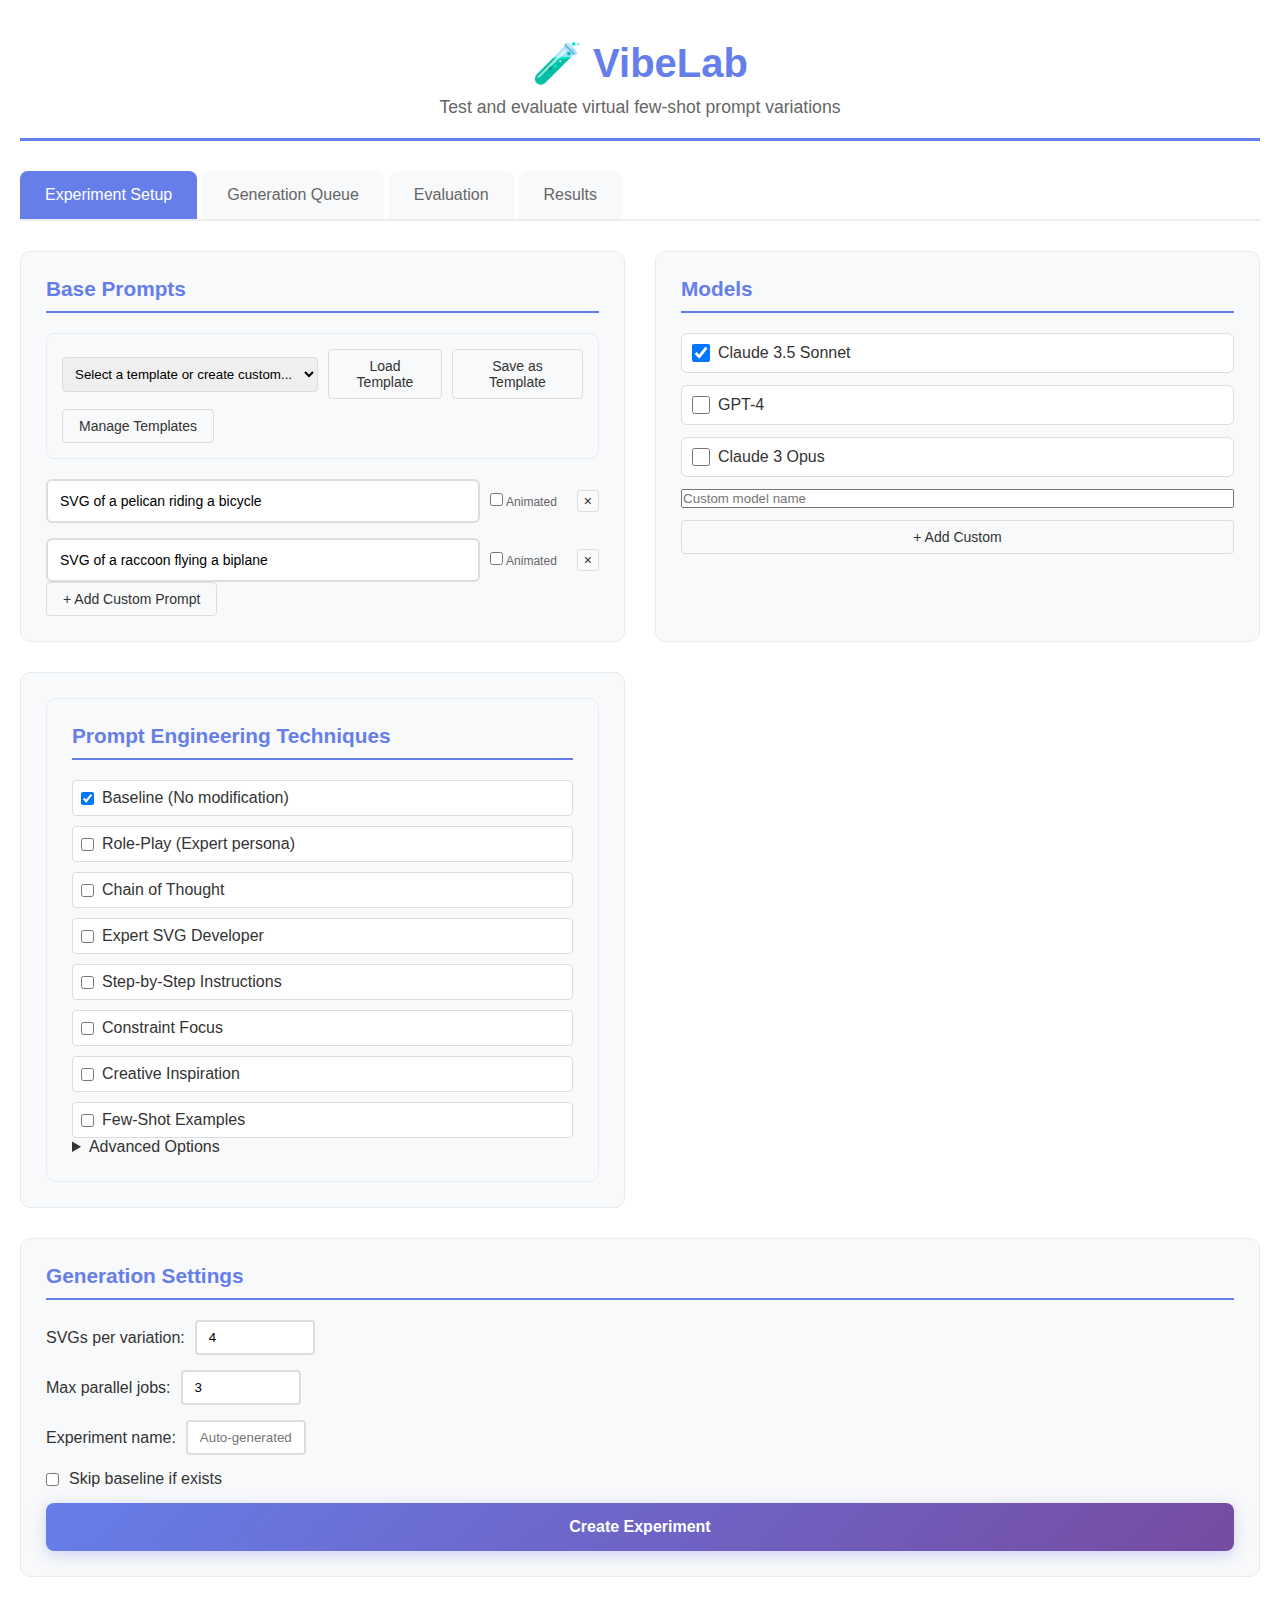
<file: index.html>
<!DOCTYPE html>
<html lang="en">
<head>
    <meta charset="UTF-8">
    <meta name="viewport" content="width=device-width, initial-scale=1.0">
    <title>VibeLab - Prompt Variation Testing</title>
    <link rel="stylesheet" href="style.css">
</head>
<body>
    <div class="container">
        <header>
            <h1>🧪 VibeLab</h1>
            <p>Test and evaluate virtual few-shot prompt variations</p>
        </header>

        <nav class="tab-nav">
            <button class="tab-btn active" data-tab="setup">Experiment Setup</button>
            <button class="tab-btn" data-tab="queue">Generation Queue</button>
            <button class="tab-btn" data-tab="evaluate">Evaluation</button>
            <button class="tab-btn" data-tab="results">Results</button>
        </nav>

        <!-- Experiment Setup Tab -->
        <section id="setup-tab" class="tab-content active">
            <div class="setup-grid">
                                <div class="setup-section">
                    <h3>Base Prompts</h3>
                    
                    <!-- Template Management -->
                    <div class="template-management">
                        <div class="template-selector-row">
                            <select id="template-selector">
                                <option value="">Select a template or create custom...</option>
                            </select>
                            <button id="load-template">Load Template</button>
                            <button id="save-as-template">Save as Template</button>
                        </div>
                        <div class="template-actions">
                            <button id="manage-templates">Manage Templates</button>
                        </div>
                    </div>
                    
                    <!-- Dynamic Prompts -->
                    <div class="prompt-inputs" id="dynamic-prompts">
                        <!-- Will be populated dynamically -->
                    </div>
                    <button id="add-prompt">+ Add Custom Prompt</button>
                </div>
                <div class="setup-section">
                    <h3>Models</h3>
                    <div class="model-selection">
                        <label><input type="checkbox" value="anthropic/claude-3-5-sonnet-20241022" checked> Claude 3.5 Sonnet</label>
                        <label><input type="checkbox" value="gpt-4"> GPT-4</label>
                        <label><input type="checkbox" value="claude-3-opus-20240229"> Claude 3 Opus</label>
                        <input type="text" id="custom-model" placeholder="Custom model name">
                        <button id="add-model">+ Add Custom</button>
                    </div>
                </div>

                <div class="setup-section">
                                    <div class="setup-section">
                    <h3>Prompt Engineering Techniques</h3>
                    <div id="variation-types" class="variation-config">
                        <label><input type="checkbox" value="base" data-name="Baseline" checked> Baseline (No modification)</label>
                        <label><input type="checkbox" value="role_play" data-name="Role-Play"> Role-Play (Expert persona)</label>
                        <label><input type="checkbox" value="chain_of_thought" data-name="Chain of Thought"> Chain of Thought</label>
                        <label><input type="checkbox" value="expert_persona" data-name="Expert Persona"> Expert SVG Developer</label>
                        <label><input type="checkbox" value="step_by_step" data-name="Step-by-Step"> Step-by-Step Instructions</label>
                        <label><input type="checkbox" value="constraint_focus" data-name="Constraint Focus"> Constraint Focus</label>
                        <label><input type="checkbox" value="creative_inspiration" data-name="Creative"> Creative Inspiration</label>
                        <label><input type="checkbox" value="few_shot" data-name="Few-Shot"> Few-Shot Examples</label>
                    </div>
                    <details>
                        <summary>Advanced Options</summary>
                        <div class="advanced-variations">
                            <label>SVGs per variation: <input type="number" id="svgs-per-var" value="4" min="1" max="20"></label>
                            <label><input type="checkbox" id="skip-baseline"> Skip baseline (use variations only)</label>
                        </div>
                    </details>
                </div>

                    </div>
                </div>

                <div class="setup-section">
                    <h3>Generation Settings</h3>
                    <div class="gen-settings">
                        <label>SVGs per variation: <input type="number" id="svgs-per-var" value="4" min="1" max="10"></label>
                        <label>Max parallel jobs: <input type="number" id="max-parallel" value="3" min="1" max="10"></label>
                        <label>Experiment name: <input type="text" id="experiment-name" placeholder="Auto-generated if empty"></label>
                        <label><input type="checkbox" id="skip-baseline"> Skip baseline if exists</label>
                        <button id="start-experiment" class="primary-btn">Create Experiment</button>
                    </div>
                </div>
            </div>
        </section>

        <!-- Generation Queue Tab -->
        <section id="queue-tab" class="tab-content">
            <div class="queue-controls">
                <button id="start-queue" class="primary-btn" disabled>Start Generation</button>
                <button id="pause-queue" disabled>Pause</button>
                <button id="clear-queue" disabled>Clear Queue</button>
                <span id="queue-status">No experiment loaded</span>
            </div>

            <div class="queue-list" id="queue-list">
                <!-- Queue items will be populated here -->
            </div>
        </section>

        <!-- Evaluation Tab -->
        <section id="evaluate-tab" class="tab-content">
            <div class="eval-controls">
                <select id="eval-prompt-filter">
                    <option value="all">All Prompts</option>
                </select>
                <select id="eval-view-mode">
                    <option value="per-prompt">Per Prompt Ranking</option>
                    <option value="global">Global Comparison</option>
                </select>
                <button id="reset-rankings">Reset Rankings</button>
                <select id="analysis-mode">
                    <option value="simple">Simple Average Ranking</option>
                    <option value="statistical">Statistical Analysis</option>
                </select>
                <label><input type="checkbox" id="hide-details" checked> Hide details (images only)</label>
            </div>

            <div class="ranking-area">
                <div id="ranking-instructions" class="instructions">
                    Drag and drop SVGs to rank them from best (top) to worst (bottom)
                </div>
                <div id="statistics-panel" class="statistics-panel" style="display: none;">
                    <!-- Statistics will be displayed here -->
                </div>
                <div id="svg-grid" class="svg-ranking-grid">
                    <!-- SVGs will be populated here for ranking -->
                </div>
            </div>
        </section>

        <!-- Results Tab -->
        <section id="results-tab" class="tab-content">
            <div class="results-controls">
                <button id="export-results">Export to JSONL</button>
                <button id="save-experiment">Save Experiment</button>
                <button id="load-experiment">Load Experiment</button>
            </div>

            <div class="results-summary">
                <h3>Experiment Summary</h3>
                <div id="summary-stats"></div>
            </div>

            <div class="results-table">
                <table id="results-table">
                    <thead>
                        <tr>
                            <th>Rank</th>
                            <th>Prompt</th>
                            <th>Variation Type</th>
                            <th>Model</th>
                            <th>Generated</th>
                            <th>Quality Score</th>
                        </tr>
                    </thead>
                    <tbody>
                        <!-- Results will be populated here -->
                    </tbody>
                </table>
            </div>

            <div class="experiment-overview">
                <h3>Experiment Timeline</h3>
                <div id="experiment-grid">
                    <!-- Timeline will be populated here -->
                </div>
            </div>
        </section>
    </div>

    <script src="app.js"></script>

    <!-- Template Management Modal -->
    <div id="template-modal" class="modal" style="display: none;">
        <div class="modal-content">
            <span class="close">&times;</span>
            <h3>Manage Templates</h3>
            <div id="template-list">
                <!-- Will be populated dynamically -->
            </div>
            <div class="template-form">
                <h4>Create New Template</h4>
                <input type="text" id="new-template-name" placeholder="Template name">
                <textarea id="new-template-prompt" placeholder="Prompt text"></textarea>
                <input type="text" id="new-template-tags" placeholder="Tags (comma-separated)">
                <label>
                    <input type="checkbox" id="new-template-animated"> Animated
                </label>
                <button id="create-template">Create Template</button>
            </div>
        </div>
    </div>

</body>
</html>
</file>
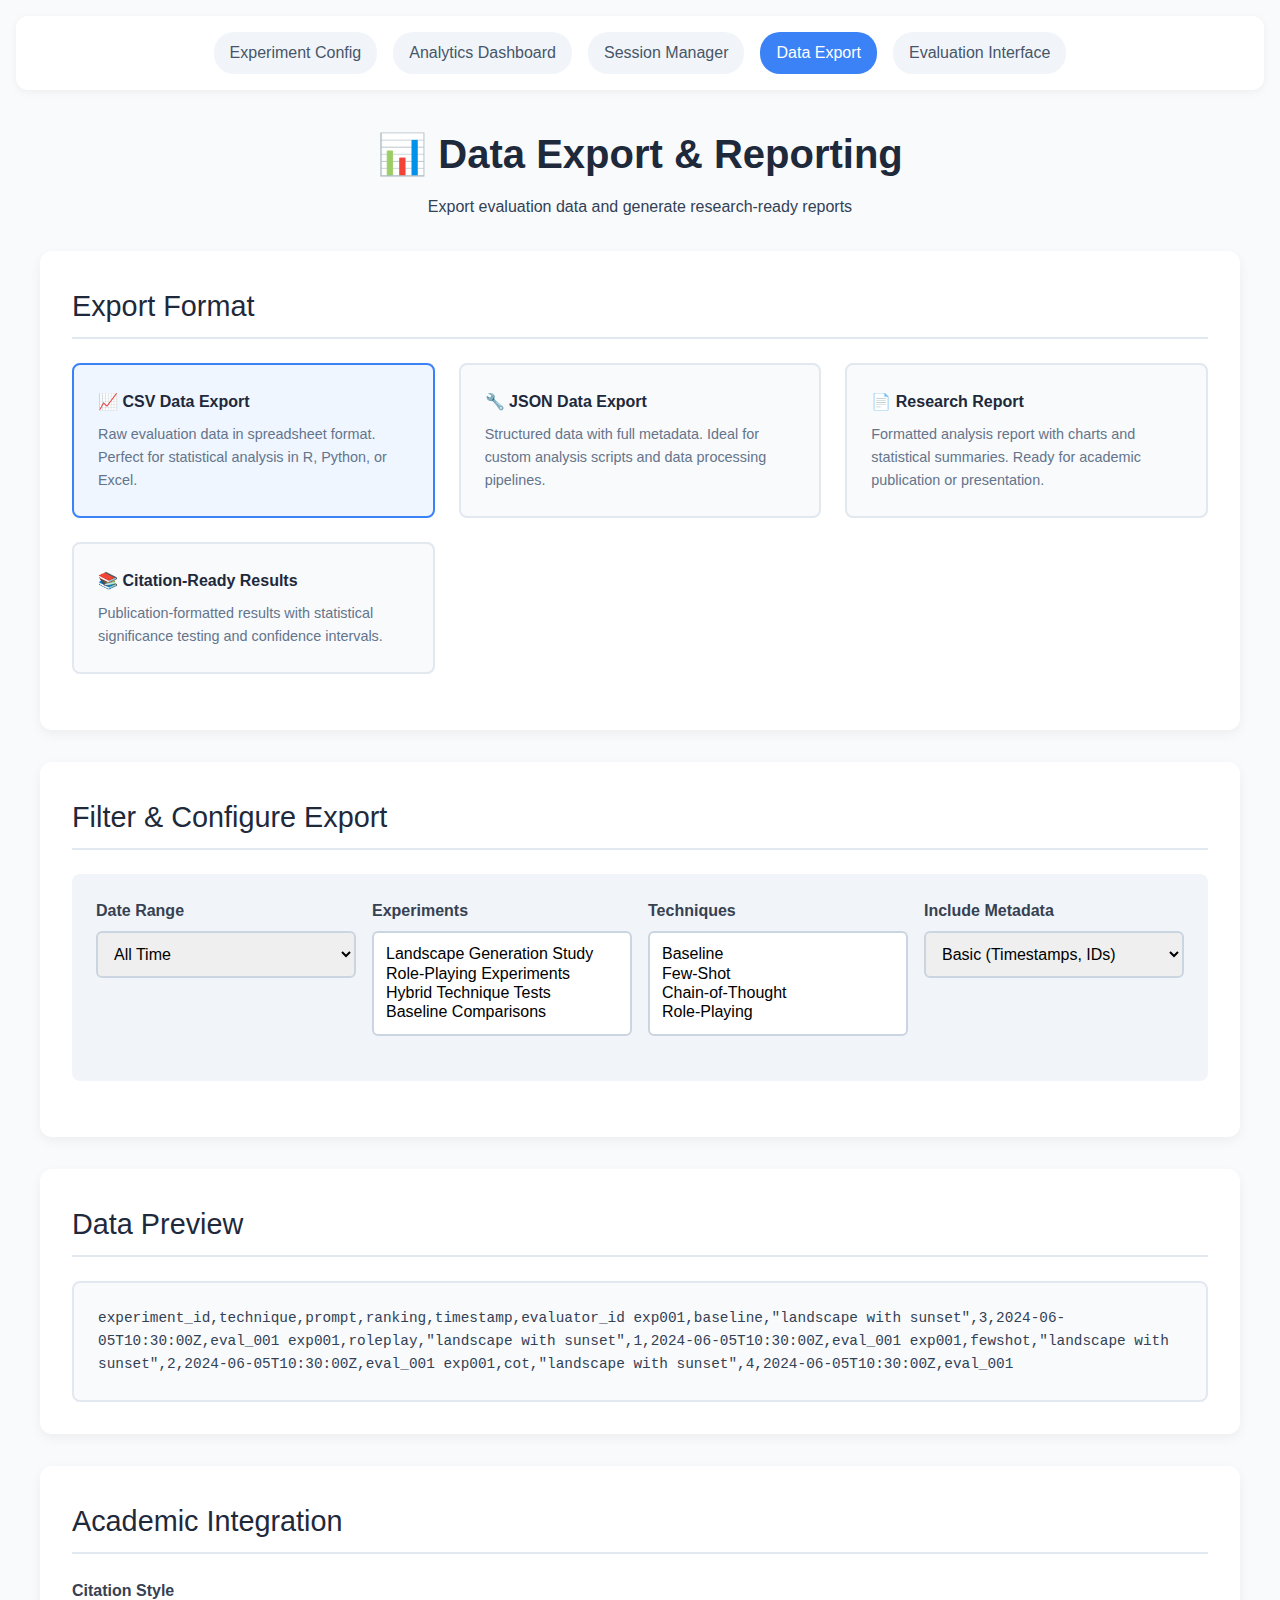
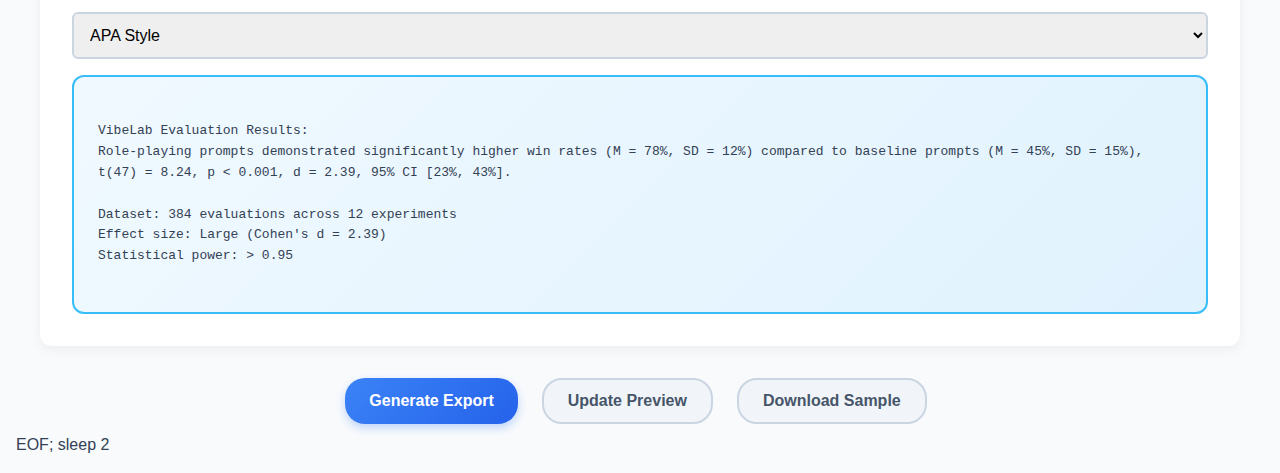
<file: data-export.html>
<!DOCTYPE html>
<html lang="en">
<head>
    <meta charset="UTF-8">
    <meta name="viewport" content="width=device-width, initial-scale=1.0">
    <title>VibeLab - Data Export & Reporting</title>
    <style>
        * { margin: 0; padding: 0; box-sizing: border-box; }
        body { 
            font-family: -apple-system, BlinkMacSystemFont, 'Segoe UI', sans-serif;
            background: #f8fafc;
            color: #334155;
            line-height: 1.6;
            padding: 1rem;
        }
        .container {
            max-width: 1200px;
            margin: 0 auto;
        }
        
        .header {
            text-align: center;
            margin-bottom: 2rem;
        }
        
        .header h1 {
            font-size: 2.5rem;
            color: #1e293b;
            margin-bottom: 0.5rem;
        }
        
        .export-card {
            background: white;
            border-radius: 12px;
            padding: 2rem;
            box-shadow: 0 4px 12px rgba(0,0,0,0.05);
            margin-bottom: 2rem;
        }
        
        .section-title {
            font-size: 1.8rem;
            color: #1e293b;
            margin-bottom: 1.5rem;
            padding-bottom: 0.5rem;
            border-bottom: 2px solid #e2e8f0;
        }
        
        .export-options {
            display: grid;
            grid-template-columns: repeat(auto-fit, minmax(300px, 1fr));
            gap: 1.5rem;
            margin-bottom: 1.5rem;
        }
        
        .export-option {
            background: #f8fafc;
            border: 2px solid #e2e8f0;
            border-radius: 8px;
            padding: 1.5rem;
            cursor: pointer;
            transition: all 0.2s;
        }
        
        .export-option:hover {
            border-color: #3b82f6;
            background: #eff6ff;
        }
        
        .export-option.selected {
            border-color: #3b82f6;
            background: #eff6ff;
        }
        
        .option-title {
            font-weight: 700;
            color: #1e293b;
            margin-bottom: 0.5rem;
        }
        
        .option-description {
            color: #64748b;
            font-size: 0.9rem;
        }
        
        .filters-section {
            background: #f1f5f9;
            border-radius: 8px;
            padding: 1.5rem;
            margin-bottom: 1.5rem;
        }
        
        .filters-grid {
            display: grid;
            grid-template-columns: repeat(auto-fit, minmax(200px, 1fr));
            gap: 1rem;
        }
        
        .form-group {
            margin-bottom: 1rem;
        }
        
        label {
            display: block;
            margin-bottom: 0.5rem;
            font-weight: 600;
            color: #374151;
        }
        
        input, select, textarea {
            width: 100%;
            padding: 0.75rem;
            border-radius: 6px;
            border: 2px solid #cbd5e1;
            font-size: 1rem;
        }
        
        .btn {
            padding: 0.75rem 1.5rem;
            border: none;
            border-radius: 20px;
            font-weight: 600;
            cursor: pointer;
            transition: all 0.2s ease;
            font-size: 1rem;
            margin-right: 0.5rem;
            margin-bottom: 0.5rem;
        }
        
        .btn-primary {
            background: linear-gradient(135deg, #3b82f6, #2563eb);
            color: white;
            box-shadow: 0 4px 8px rgba(59, 130, 246, 0.3);
        }
        
        .btn-secondary {
            background: #f1f5f9;
            color: #475569;
            border: 2px solid #cbd5e1;
        }
        
        .actions {
            display: flex;
            gap: 1rem;
            justify-content: center;
            margin-top: 2rem;
            flex-wrap: wrap;
        }
        
        .preview-section {
            background: #f8fafc;
            border-radius: 8px;
            padding: 1.5rem;
            font-family: monospace;
            font-size: 0.9rem;
            max-height: 300px;
            overflow-y: auto;
            border: 2px solid #e2e8f0;
        }
        
        .workspace-nav {
            background: white;
            border-radius: 12px;
            padding: 1rem;
            box-shadow: 0 2px 8px rgba(0,0,0,0.05);
            margin-bottom: 2rem;
        }
        
        .nav-links {
            display: flex;
            gap: 1rem;
            justify-content: center;
            flex-wrap: wrap;
        }
        
        .nav-link {
            padding: 0.5rem 1rem;
            background: #f1f5f9;
            border-radius: 20px;
            text-decoration: none;
            color: #475569;
            transition: all 0.2s;
        }
        
        .nav-link:hover {
            background: #e0f2fe;
            color: #0c4a6e;
        }
        
        .nav-link.active {
            background: #3b82f6;
            color: white;
        }
        
        .citation-box {
            background: linear-gradient(135deg, #f0f9ff, #e0f2fe);
            border: 2px solid #38bdf8;
            border-radius: 12px;
            padding: 1.5rem;
            margin-top: 1rem;
            font-family: monospace;
            white-space: pre-wrap;
        }
    </style>
</head>
<body>
    <div class="workspace-nav">
        <div class="nav-links">
            <a href="experiment-config.html" class="nav-link">Experiment Config</a>
            <a href="advanced-analytics.html" class="nav-link">Analytics Dashboard</a>
            <a href="researcher-tools.html" class="nav-link">Session Manager</a>
            <a href="data-export.html" class="nav-link active">Data Export</a>
            <a href="index.html" class="nav-link">Evaluation Interface</a>
        </div>
    </div>

    <div class="container">
        <div class="header">
            <h1>📊 Data Export & Reporting</h1>
            <p>Export evaluation data and generate research-ready reports</p>
        </div>

        <div class="export-card">
            <div class="section-title">Export Format</div>
            <div class="export-options">
                <div class="export-option selected" data-format="csv">
                    <div class="option-title">📈 CSV Data Export</div>
                    <div class="option-description">Raw evaluation data in spreadsheet format. Perfect for statistical analysis in R, Python, or Excel.</div>
                </div>
                <div class="export-option" data-format="json">
                    <div class="option-title">🔧 JSON Data Export</div>
                    <div class="option-description">Structured data with full metadata. Ideal for custom analysis scripts and data processing pipelines.</div>
                </div>
                <div class="export-option" data-format="report">
                    <div class="option-title">📄 Research Report</div>
                    <div class="option-description">Formatted analysis report with charts and statistical summaries. Ready for academic publication or presentation.</div>
                </div>
                <div class="export-option" data-format="citation">
                    <div class="option-title">📚 Citation-Ready Results</div>
                    <div class="option-description">Publication-formatted results with statistical significance testing and confidence intervals.</div>
                </div>
            </div>
        </div>

        <div class="export-card">
            <div class="section-title">Filter & Configure Export</div>
            <div class="filters-section">
                <div class="filters-grid">
                    <div class="form-group">
                        <label for="dateRange">Date Range</label>
                        <select id="dateRange">
                            <option value="all">All Time</option>
                            <option value="last_week">Last 7 Days</option>
                            <option value="last_month">Last 30 Days</option>
                            <option value="custom">Custom Range</option>
                        </select>
                    </div>
                    <div class="form-group">
                        <label for="experimentFilter">Experiments</label>
                        <select id="experimentFilter" multiple>
                            <option value="landscape_study">Landscape Generation Study</option>
                            <option value="roleplay_exp">Role-Playing Experiments</option>
                            <option value="hybrid_tests">Hybrid Technique Tests</option>
                            <option value="baseline_comparison">Baseline Comparisons</option>
                        </select>
                    </div>
                    <div class="form-group">
                        <label for="techniqueFilter">Techniques</label>
                        <select id="techniqueFilter" multiple>
                            <option value="baseline">Baseline</option>
                            <option value="fewshot">Few-Shot</option>
                            <option value="cot">Chain-of-Thought</option>
                            <option value="roleplay">Role-Playing</option>
                        </select>
                    </div>
                    <div class="form-group">
                        <label for="includeMetadata">Include Metadata</label>
                        <select id="includeMetadata">
                            <option value="basic">Basic (Timestamps, IDs)</option>
                            <option value="full">Full (Prompts, SVG Code)</option>
                            <option value="minimal">Minimal (Rankings Only)</option>
                        </select>
                    </div>
                </div>
            </div>
        </div>

        <div class="export-card">
            <div class="section-title">Data Preview</div>
            <div class="preview-section" id="dataPreview">
                <!-- Preview will be populated by JavaScript -->
            </div>
        </div>

        <div class="export-card">
            <div class="section-title">Academic Integration</div>
            <div class="form-group">
                <label for="citationStyle">Citation Style</label>
                <select id="citationStyle">
                    <option value="apa">APA Style</option>
                    <option value="ieee">IEEE Style</option>
                    <option value="acm">ACM Style</option>
                    <option value="nature">Nature Style</option>
                </select>
            </div>
            <div class="citation-box" id="citationBox">
VibeLab Evaluation Results:
Role-playing prompts demonstrated significantly higher win rates (M = 78%, SD = 12%) compared to baseline prompts (M = 45%, SD = 15%), t(47) = 8.24, p < 0.001, d = 2.39, 95% CI [23%, 43%].

Dataset: 384 evaluations across 12 experiments
Effect size: Large (Cohen's d = 2.39)
Statistical power: > 0.95
            </div>
        </div>

        <div class="actions">
            <button class="btn btn-primary" onclick="generateExport()">Generate Export</button>
            <button class="btn btn-secondary" onclick="previewData()">Update Preview</button>
            <button class="btn btn-secondary" onclick="downloadSample()">Download Sample</button>
        </div>
    </div>

    <script>
        let selectedFormat = 'csv';
        
        // Sample data for preview
        const sampleData = {
            csv: `experiment_id,technique,prompt,ranking,timestamp,evaluator_id
exp001,baseline,"landscape with sunset",3,2024-06-05T10:30:00Z,eval_001
exp001,roleplay,"landscape with sunset",1,2024-06-05T10:30:00Z,eval_001
exp001,fewshot,"landscape with sunset",2,2024-06-05T10:30:00Z,eval_001
exp001,cot,"landscape with sunset",4,2024-06-05T10:30:00Z,eval_001`,
            
            json: `{
  "experiments": [
    {
      "id": "exp001",
      "name": "Landscape Generation Study",
      "date": "2024-06-05",
      "evaluations": [
        {
          "technique": "baseline",
          "prompt": "landscape with sunset",
          "ranking": 3,
          "confidence": 0.87,
          "timestamp": "2024-06-05T10:30:00Z"
        }
      ]
    }
  ]
}`,
            
            report: `VIBELAB ANALYSIS REPORT
Generated: June 5, 2024

EXECUTIVE SUMMARY
Role-playing prompts show 33% improvement over baseline
Statistical significance: p < 0.001
Recommendation: Adopt role-playing for complex scenes

DETAILED RESULTS
Technique Performance (Win Rate):
- Role-Playing: 78% ± 5%
- Chain-of-Thought: 71% ± 7%
- Few-Shot: 62% ± 8%
- Baseline: 45% ± 6%`,
            
            citation: `@article{vibelab2024,
  title={Rapid Visual Evaluation of Prompt Engineering Techniques},
  author={Research Team},
  journal={VibeLab Evaluation Dataset},
  year={2024},
  note={Role-playing prompts: M=78%, CI[73%, 83%], p<0.001}
}`
        };

        document.addEventListener('DOMContentLoaded', function() {
            setupEventHandlers();
            updatePreview();
        });

        function setupEventHandlers() {
            // Format selection
            document.querySelectorAll('.export-option').forEach(option => {
                option.addEventListener('click', function() {
                    document.querySelectorAll('.export-option').forEach(o => o.classList.remove('selected'));
                    this.classList.add('selected');
                    selectedFormat = this.dataset.format;
                    updatePreview();
                });
            });

            // Filter changes
            ['dateRange', 'experimentFilter', 'techniqueFilter', 'includeMetadata'].forEach(id => {
                document.getElementById(id).addEventListener('change', updatePreview);
            });
        }

        function updatePreview() {
            const preview = document.getElementById('dataPreview');
            preview.textContent = sampleData[selectedFormat] || 'Preview not available for this format.';
        }

        function previewData() {
            updatePreview();
            alert('Data preview updated with current filter settings.');
        }

        function generateExport() {
            const format = selectedFormat;
            const dateRange = document.getElementById('dateRange').value;
            const experiments = Array.from(document.getElementById('experimentFilter').selectedOptions).map(o => o.value);
            const techniques = Array.from(document.getElementById('techniqueFilter').selectedOptions).map(o => o.value);
            
            alert(`Generating ${format.toUpperCase()} export...\nDate Range: ${dateRange}\nExperiments: ${experiments.length || 'All'}\nTechniques: ${techniques.length || 'All'}`);
            
            // Simulate download
            const blob = new Blob([sampleData[format]], { type: 'text/plain' });
            const url = URL.createObjectURL(blob);
            const a = document.createElement('a');
            a.href = url;
            a.download = `vibelab_export_${format}_${new Date().toISOString().split('T')[0]}.${format === 'json' ? 'json' : 'txt'}`;
            document.body.appendChild(a);
            a.click();
            document.body.removeChild(a);
            URL.revokeObjectURL(url);
        }

        function downloadSample() {
            alert('Downloading sample dataset for reference...');
            generateExport();
        }
    </script>
</body>
</html>
EOF; sleep 2
</file>
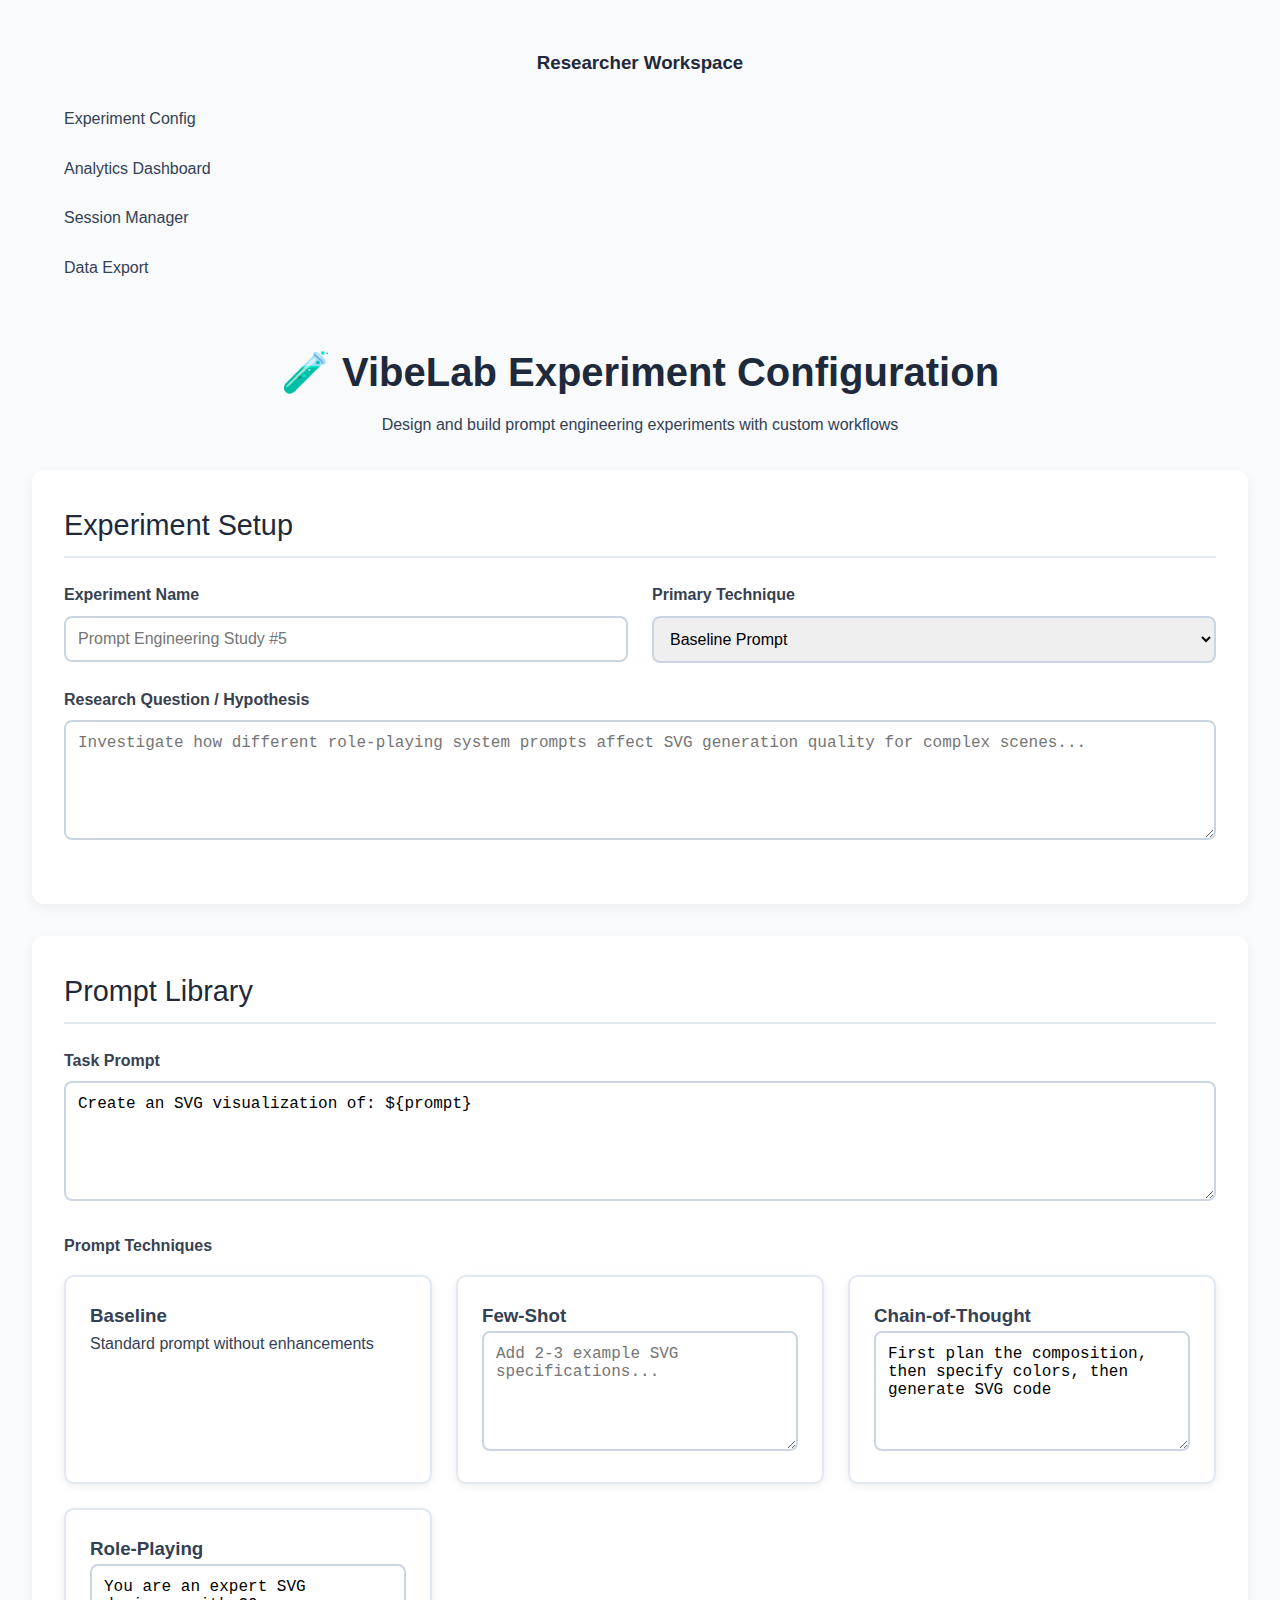
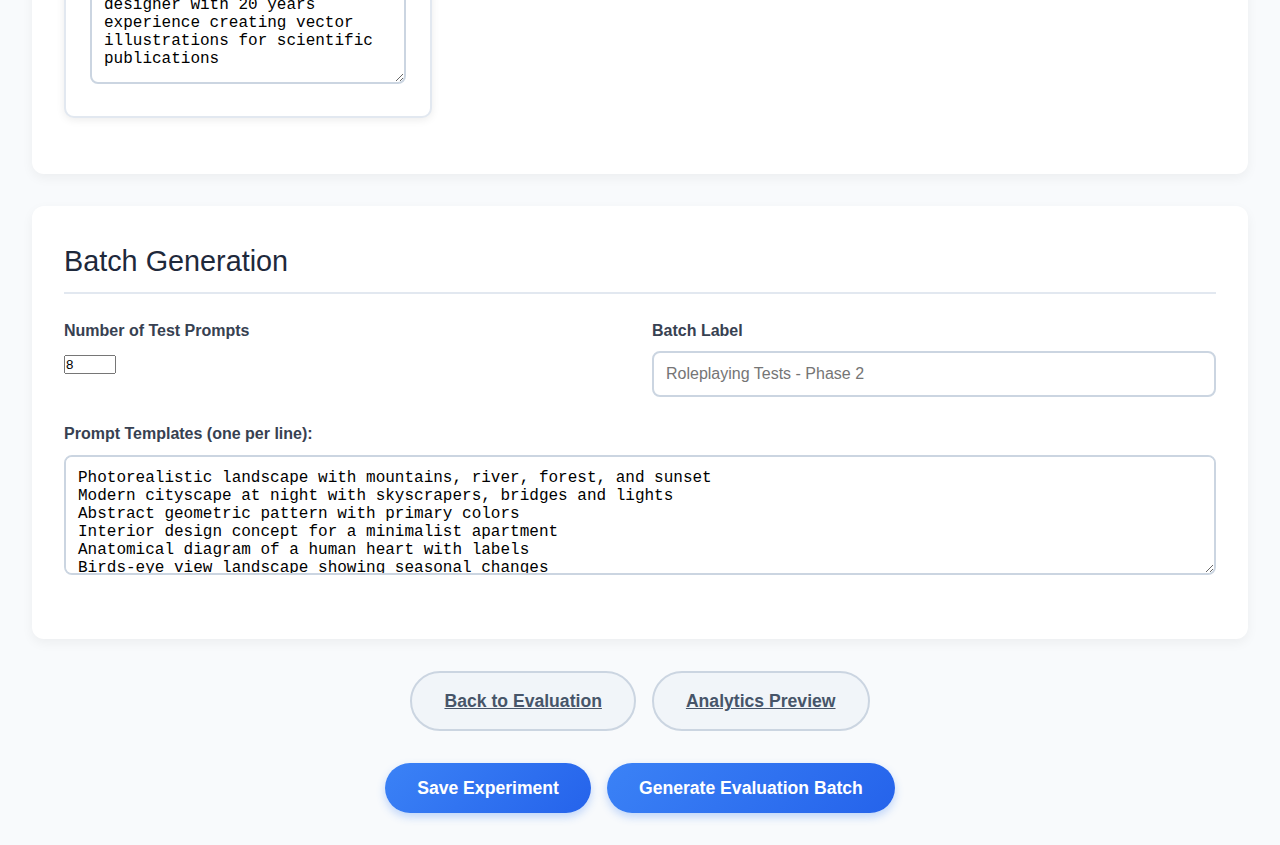
<file: experiment-config.html>
<!DOCTYPE html>
<html lang="en">
<head>
    <meta charset="UTF-8">
    <meta name="viewport" content="width=device-width, initial-scale=1.0">
    <title>VibeLab - Experiment Configuration</title>
    <style>
        * { margin: 0; padding: 0; box-sizing: border-box; }
        body { 
            font-family: -apple-system, BlinkMacSystemFont, 'Segoe UI', sans-serif;
            background: #f8fafc;
            color: #334155;
            line-height: 1.6;
            padding: 2rem;
        }
        .container {
            max-width: 1400px;
            margin: 0 auto;
        }
        
        .header {
            text-align: center;
            margin-bottom: 2rem;
        }
        
        .header h1 {
            font-size: 2.5rem;
            color: #1e293b;
            margin-bottom: 0.5rem;
        }
        
        .experiment-card {
            background: white;
            border-radius: 12px;
            padding: 2rem;
            box-shadow: 0 4px 12px rgba(0,0,0,0.05);
            margin-bottom: 2rem;
        }
        
        .section-title {
            font-size: 1.8rem;
            color: #1e293b;
            margin-bottom: 1.5rem;
            padding-bottom: 0.5rem;
            border-bottom: 2px solid #e2e8f0;
        }
        
        .form-group {
            margin-bottom: 1.5rem;
        }
        
        label {
            display: block;
            margin-bottom: 0.5rem;
            font-weight: 600;
            color: #374151;
        }
        
        input[type="text"],
        textarea,
        select {
            width: 100%;
            padding: 0.75rem;
            border-radius: 8px;
            border: 2px solid #cbd5e1;
            font-size: 1rem;
        }
        
        textarea {
            min-height: 120px;
            font-family: monospace;
        }
        
        .grid-2col {
            display: grid;
            grid-template-columns: 1fr 1fr;
            gap: 1.5rem;
        }
        
        .technique-selection {
            background: #f1f5f9;
            border-radius: 8px;
            padding: 1rem;
            margin-bottom: 1rem;
        }
        
        .actions {
            display: flex;
            gap: 1rem;
            justify-content: center;
            margin-top: 2rem;
        }
        
        .btn {
            padding: 0.9rem 2rem;
            border: none;
            border-radius: 50px;
            font-weight: 600;
            cursor: pointer;
            transition: all 0.2s ease;
            font-size: 1.1rem;
        }
        
        .btn-primary {
            background: linear-gradient(135deg, #3b82f6, #2563eb);
            color: white;
            box-shadow: 0 4px 8px rgba(59, 130, 246, 0.3);
        }
        
        .btn-secondary {
            background: #f1f5f9;
            color: #475569;
            border: 2px solid #cbd5e1;
        }
        
        .technique-grid {
            display: grid;
            grid-template-columns: repeat(auto-fill, minmax(280px, 1fr));
            gap: 1.5rem;
            margin-top: 1rem;
        }
        
        .technique-card {
            background: white;
            border-radius: 10px;
            padding: 1.5rem;
            box-shadow: 0 2px 8px rgba(0,0,0,0.08);
            border: 2px solid #e2e8f0;
            transition: all 0.2s;
        }
        
        .technique-card:hover {
            border-color: #93c5fd;
            transform: translateY(-3px);
        }
        
        .workspace-links {
            display: flex;
            gap: 1rem;
            justify-content: center;
            margin-top: 2rem;
            margin-bottom: 1rem;
        }
        
        .sidebar-nav {
            background: #f8fafc;
            border-radius: 12px;
            padding: 1rem;
            margin-bottom: 2rem;
        }
        
        .sidebar-nav h3 {
            margin-bottom: 1rem;
            color: #1e293b;
            text-align: center;
        }
        
        .nav-list {
            list-style: none;
        }
        
        .nav-list li {
            padding: 0.75rem 1rem;
            border-radius: 8px;
            cursor: pointer;
        }
        
        .nav-list li:hover {
            background: #e0f2fe;
        }
    </style>
</head>
<body>
    <div class="sidebar-nav">
        <h3>Researcher Workspace</h3>
        <ul class="nav-list">
            <li>Experiment Config</li>
            <li>Analytics Dashboard</li>
            <li>Session Manager</li>
            <li>Data Export</li>
        </ul>
    </div>

    <div class="container">
        <div class="header">
            <h1>🧪 VibeLab Experiment Configuration</h1>
            <p>Design and build prompt engineering experiments with custom workflows</p>
        </div>

        <div class="experiment-card">
            <div class="section-title">Experiment Setup</div>
            
            <div class="grid-2col">
                <div class="form-group">
                    <label for="experimentName">Experiment Name</label>
                    <input type="text" id="experimentName" placeholder="Prompt Engineering Study #5">
                </div>
                
                <div class="form-group">
                    <label for="techniqueType">Primary Technique</label>
                    <select id="techniqueType">
                        <option value="baseline">Baseline Prompt</option>
                        <option value="fewshot">Few-Shot Examples</option>
                        <option value="cot">Chain-of-Thought</option>
                        <option value="roleplay">Role-Playing</option>
                        <option value="hybrid">Hybrid Approach</option>
                        <option value="custom">Custom Technique</option>
                    </select>
                </div>
            </div>
            
            <div class="form-group">
                <label for="experimentDescription">Research Question / Hypothesis</label>
                <textarea id="experimentDescription" placeholder="Investigate how different role-playing system prompts affect SVG generation quality for complex scenes..."></textarea>
            </div>
        </div>

        <div class="experiment-card">
            <div class="section-title">Prompt Library</div>
            
            <div class="form-group">
                <label for="taskPrompt">Task Prompt</label>
                <textarea id="taskPrompt" placeholder="Create an SVG of a pelican riding a bicycle through a city scene with sunset lighting">Create an SVG visualization of: ${prompt}</textarea>
            </div>
            
            <div class="form-group">
                <label>Prompt Techniques</label>
                <div class="technique-grid">
                    <div class="technique-card">
                        <h3>Baseline</h3>
                        <p>Standard prompt without enhancements</p>
                    </div>
                    <div class="technique-card">
                        <h3>Few-Shot</h3>
                        <textarea class="technique-config" placeholder="Add 2-3 example SVG specifications..."></textarea>
                    </div>
                    <div class="technique-card">
                        <h3>Chain-of-Thought</h3>
                        <textarea class="technique-config" placeholder="Specify reasoning steps...">First plan the composition, then specify colors, then generate SVG code</textarea>
                    </div>
                    <div class="technique-card">
                        <h3>Role-Playing</h3>
                        <textarea class="technique-config" placeholder="Specify role...">You are an expert SVG designer with 20 years experience creating vector illustrations for scientific publications</textarea>
                    </div>
                </div>
            </div>
        </div>

        <div class="experiment-card">
            <div class="section-title">Batch Generation</div>
            
            <div class="grid-2col">
                <div class="form-group">
                    <label for="numPrompts">Number of Test Prompts</label>
                    <input type="number" id="numPrompts" min="1" max="50" value="8">
                </div>
                
                <div class="form-group">
                    <label for="batchLabel">Batch Label</label>
                    <input type="text" id="batchLabel" placeholder="Roleplaying Tests - Phase 2">
                </div>
            </div>
            
            <div class="form-group">
                <label for="templatePrompts">Prompt Templates (one per line):</label>
                <textarea id="templatePrompts" placeholder="A futuristic cityscape with flying cars
Animals in a natural habitat at sunset
Detailed diagram of a cell structure...">Photorealistic landscape with mountains, river, forest, and sunset
Modern cityscape at night with skyscrapers, bridges and lights
Abstract geometric pattern with primary colors
Interior design concept for a minimalist apartment
Anatomical diagram of a human heart with labels
Birds-eye view landscape showing seasonal changes
Scientific visualization of DNA transcription process</textarea>
            </div>
        </div>

        <div class="workspace-links">
            <a href="index.html" class="btn btn-secondary">Back to Evaluation</a>
            <a href="advanced-analytics.html" class="btn btn-secondary">Analytics Preview</a>
        </div>

        <div class="actions">
            <button class="btn btn-primary" id="saveExperiment">Save Experiment</button>
            <button class="btn btn-primary" id="generateBatch">Generate Evaluation Batch</button>
        </div>
    </div>

    <script>
        // Implementation hooks for backend integration
        document.getElementById('saveExperiment').addEventListener('click', function() {
            alert('Experiment configuration saved to workspace');
            // Would trigger API call to save state
        });
        
        document.getElementById('generateBatch').addEventListener('click', function() {
            if (confirm('Generate batch with current configurations?')) {
                // Implementation would call API to generate evaluation batch
                window.location.href = 'index.html';
            }
        });
    </script>
</body>
</html>
</file>
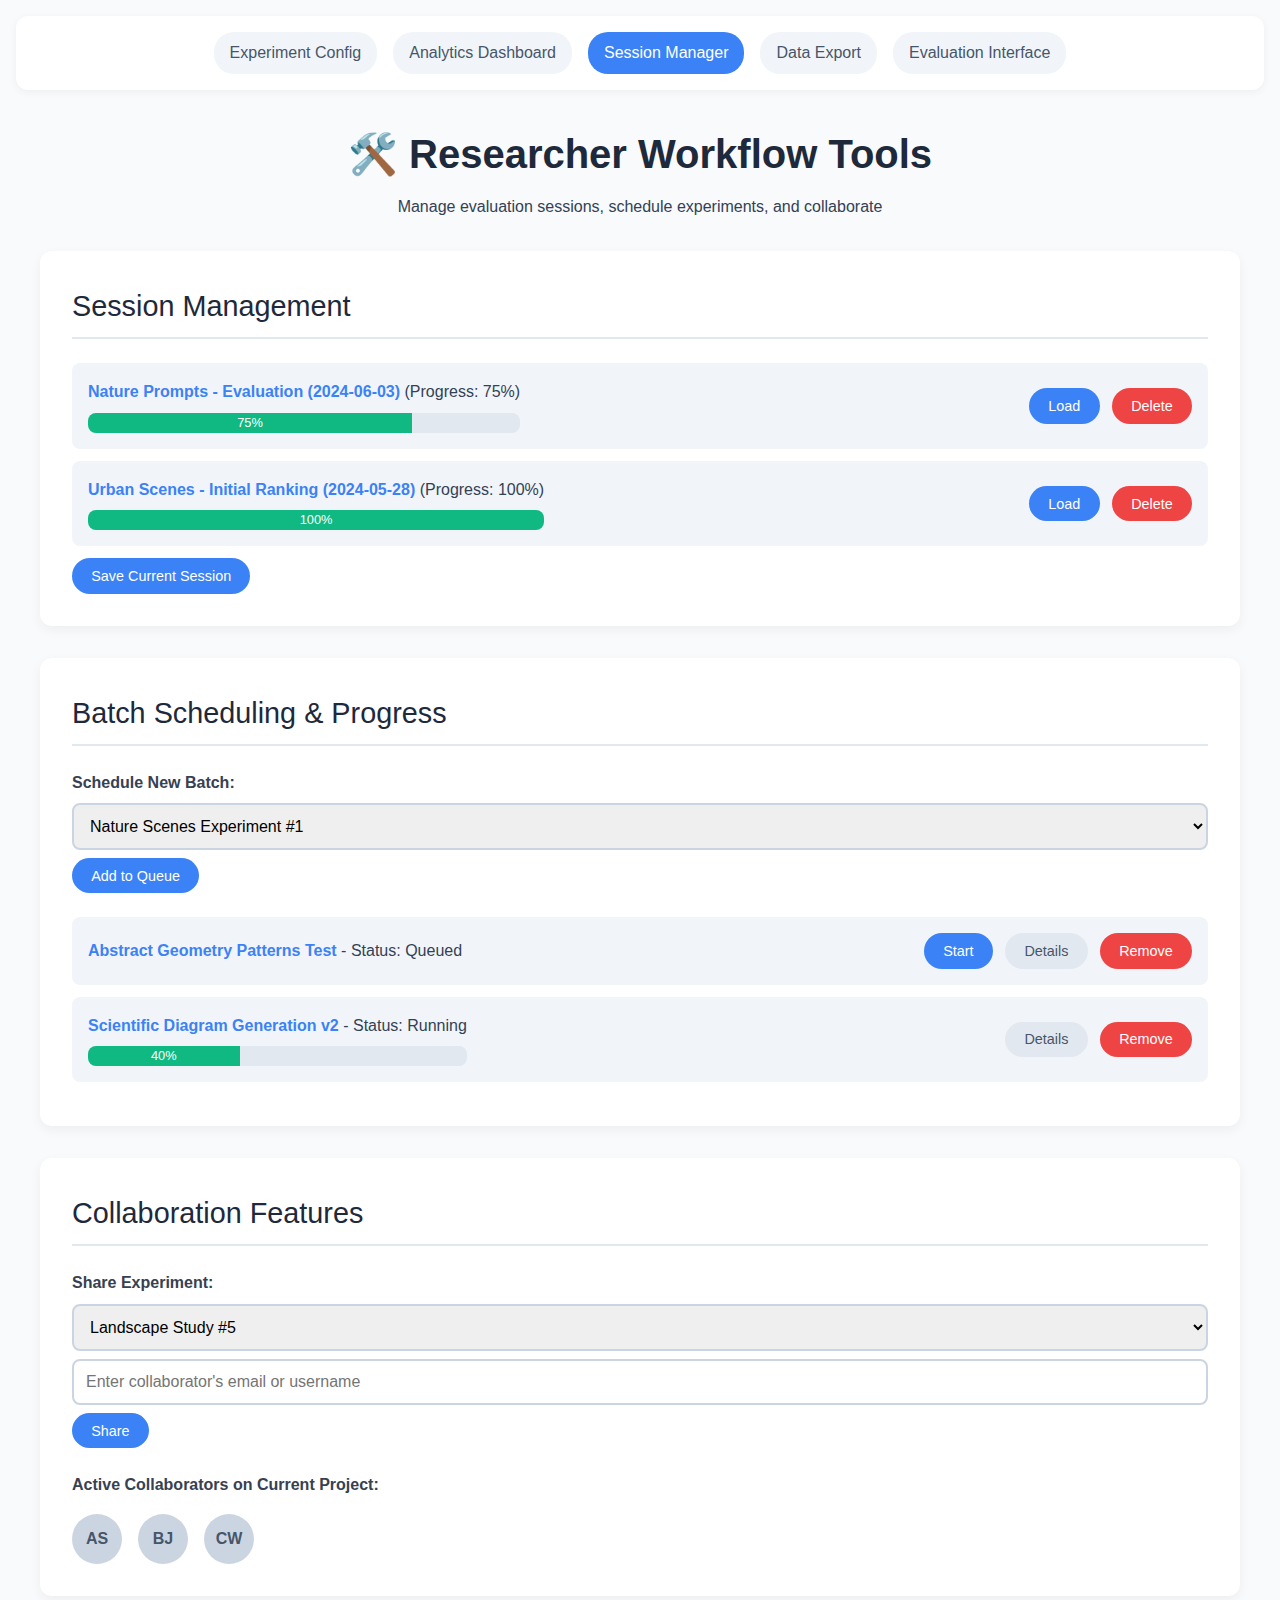
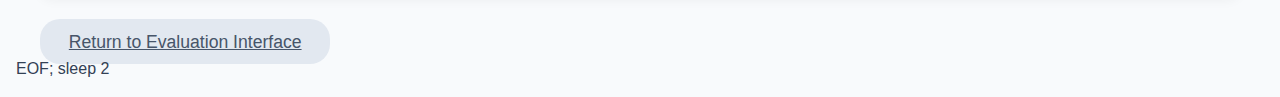
<file: researcher-tools.html>
<!DOCTYPE html>
<html lang="en">
<head>
    <meta charset="UTF-8">
    <meta name="viewport" content="width=device-width, initial-scale=1.0">
    <title>VibeLab - Researcher Workflow Tools</title>
    <style>
        * { margin: 0; padding: 0; box-sizing: border-box; }
        body { 
            font-family: -apple-system, BlinkMacSystemFont, 'Segoe UI', sans-serif;
            background: #f8fafc;
            color: #334155;
            line-height: 1.6;
            padding: 1rem;
        }
        .container {
            max-width: 1200px;
            margin: 0 auto;
        }
        
        .header {
            text-align: center;
            margin-bottom: 2rem;
        }
        
        .header h1 {
            font-size: 2.5rem;
            color: #1e293b;
            margin-bottom: 0.5rem;
        }
        
        .tool-card {
            background: white;
            border-radius: 12px;
            padding: 2rem;
            box-shadow: 0 4px 12px rgba(0,0,0,0.05);
            margin-bottom: 2rem;
        }
        
        .section-title {
            font-size: 1.8rem;
            color: #1e293b;
            margin-bottom: 1.5rem;
            padding-bottom: 0.5rem;
            border-bottom: 2px solid #e2e8f0;
        }
        
        .form-group {
            margin-bottom: 1.5rem;
        }
        
        label {
            display: block;
            margin-bottom: 0.5rem;
            font-weight: 600;
            color: #374151;
        }
        
        input[type="text"],
        textarea,
        select {
            width: 100%;
            padding: 0.75rem;
            border-radius: 8px;
            border: 2px solid #cbd5e1;
            font-size: 1rem;
        }
        
        .session-list, .batch-queue {
            list-style: none;
            margin-top: 1rem;
        }
        
        .session-item, .batch-item {
            background: #f1f5f9;
            border-radius: 8px;
            padding: 1rem;
            margin-bottom: 0.75rem;
            display: flex;
            justify-content: space-between;
            align-items: center;
        }
        
        .item-details strong {
            color: #3b82f6;
        }
        
        .item-actions button {
            margin-left: 0.5rem;
        }
        
        .btn {
            padding: 0.6rem 1.2rem;
            border: none;
            border-radius: 20px;
            font-weight: 500;
            cursor: pointer;
            transition: all 0.2s ease;
            font-size: 0.9rem;
        }
        
        .btn-primary {
            background: #3b82f6;
            color: white;
        }
        
        .btn-secondary {
            background: #e2e8f0;
            color: #475569;
        }
        
        .btn-danger {
            background: #ef4444;
            color: white;
        }
        
        .progress-bar-container {
            width: 100%;
            background: #e2e8f0;
            border-radius: 8px;
            height: 20px;
            overflow: hidden;
            margin-top: 0.5rem;
        }
        
        .progress-bar {
            width: 0%;
            height: 100%;
            background: #10b981;
            transition: width 0.5s ease;
            text-align: center;
            color: white;
            font-size: 0.8rem;
            line-height: 20px;
        }
        
        .collaboration-section .user-list {
            display: flex;
            flex-wrap: wrap;
            gap: 1rem;
            margin-top: 1rem;
        }
        
        .user-avatar {
            width: 50px;
            height: 50px;
            background: #cbd5e1;
            border-radius: 50%;
            display: flex;
            align-items: center;
            justify-content: center;
            font-weight: bold;
            color: #475569;
        }
        
        .workspace-nav {
            background: white;
            border-radius: 12px;
            padding: 1rem;
            box-shadow: 0 2px 8px rgba(0,0,0,0.05);
            margin-bottom: 2rem;
        }
        
        .nav-links {
            display: flex;
            gap: 1rem;
            justify-content: center;
            flex-wrap: wrap;
        }
        
        .nav-link {
            padding: 0.5rem 1rem;
            background: #f1f5f9;
            border-radius: 20px;
            text-decoration: none;
            color: #475569;
            transition: all 0.2s;
        }
        
        .nav-link:hover {
            background: #e0f2fe;
            color: #0c4a6e;
        }
        
        .nav-link.active {
            background: #3b82f6;
            color: white;
        }
    </style>
</head>
<body>
    <div class="workspace-nav">
        <div class="nav-links">
            <a href="experiment-config.html" class="nav-link">Experiment Config</a>
            <a href="advanced-analytics.html" class="nav-link">Analytics Dashboard</a>
            <a href="researcher-tools.html" class="nav-link active">Session Manager</a>
            <a href="data-export.html" class="nav-link">Data Export</a>
            <a href="index.html" class="nav-link">Evaluation Interface</a>
        </div>
    </div>

    <div class="container">
        <div class="header">
            <h1>🛠️ Researcher Workflow Tools</h1>
            <p>Manage evaluation sessions, schedule experiments, and collaborate</p>
        </div>

        <div class="tool-card">
            <div class="section-title">Session Management</div>
            <ul class="session-list" id="sessionList">
                <!-- JS will populate this -->
            </ul>
            <button class="btn btn-primary" onclick="saveCurrentSession()">Save Current Session</button>
        </div>

        <div class="tool-card">
            <div class="section-title">Batch Scheduling & Progress</div>
            <div class="form-group">
                <label for="batchToSchedule">Schedule New Batch:</label>
                <select id="batchToSchedule">
                    <option value="nature_scenes_exp1">Nature Scenes Experiment #1</option>
                    <option value="urban_roleplay_exp3">Urban Role-Playing Study #3</option>
                    <option value="hybrid_cot_fewshot">Hybrid CoT & Few-Shot</option>
                </select>
                <button class="btn btn-primary" onclick="scheduleBatch()" style="margin-top: 0.5rem;">Add to Queue</button>
            </div>
            
            <ul class="batch-queue" id="batchQueue">
                <!-- JS will populate this -->
            </ul>
        </div>

        <div class="tool-card collaboration-section">
            <div class="section-title">Collaboration Features</div>
            <div class="form-group">
                <label for="shareExperiment">Share Experiment:</label>
                <select id="shareExperiment">
                    <option value="landscape_study_5">Landscape Study #5</option>
                    <option value="prompt_comparison_alpha">Prompt Comparison Alpha</option>
                </select>
                <input type="text" placeholder="Enter collaborator's email or username" style="margin-top: 0.5rem; margin-bottom: 0.5rem;">
                <button class="btn btn-primary" onclick="shareWithCollaborator()">Share</button>
            </div>
            
            <div>
                <label>Active Collaborators on Current Project:</label>
                <div class="user-list">
                    <div class="user-avatar" title="Alice Smith (alice@example.com)">AS</div>
                    <div class="user-avatar" title="Bob Johnson (bob.j@example.com)">BJ</div>
                    <div class="user-avatar" title="Carol Williams (carol.w@example.com)">CW</div>
                </div>
            </div>
        </div>
        
        <div class="actions" style="margin-top: 2rem; justify-content: center;">
            <a href="index.html" class="btn btn-secondary" style="font-size: 1.1rem; padding: 0.8rem 1.8rem;">Return to Evaluation Interface</a>
        </div>
    </div>

    <script>
        document.addEventListener('DOMContentLoaded', function() {
            loadSessions();
            loadBatchQueue();
        });

        // Sample Data
        let sessions = [
            { id: 'sess_1', name: 'Nature Prompts - Evaluation (2024-06-03)', progress: 75, date: '2024-06-03' },
            { id: 'sess_2', name: 'Urban Scenes - Initial Ranking (2024-05-28)', progress: 100, date: '2024-05-28' }
        ];

        let batchQueue = [
            { id: 'batch_1', name: 'Abstract Geometry Patterns Test', status: 'Queued', progress: 0 },
            { id: 'batch_2', name: 'Scientific Diagram Generation v2', status: 'Running', progress: 40 }
        ];

        function loadSessions() {
            const list = document.getElementById('sessionList');
            list.innerHTML = ''; // Clear existing
            if (sessions.length === 0) {
                list.innerHTML = '<li>No saved sessions.</li>';
                return;
            }
            sessions.forEach(session => {
                const item = document.createElement('li');
                item.classList.add('session-item');
                item.innerHTML = `
                    <div class="item-details">
                        <strong>${session.name}</strong> (Progress: ${session.progress}%)
                        <div class="progress-bar-container">
                            <div class="progress-bar" style="width: ${session.progress}%;">${session.progress}%</div>
                        </div>
                    </div>
                    <div class="item-actions">
                        <button class="btn btn-primary" onclick="loadSession('${session.id}')">Load</button>
                        <button class="btn btn-danger" onclick="deleteSession('${session.id}')">Delete</button>
                    </div>
                `;
                list.appendChild(item);
            });
        }

        function saveCurrentSession() {
            const sessionName = prompt("Enter name for this session:", `Evaluation Session (${new Date().toLocaleDateString()})`);
            if (sessionName) {
                const newSession = {
                    id: `sess_${Date.now()}`,
                    name: sessionName,
                    progress: Math.floor(Math.random() * 100), // Placeholder for actual progress
                    date: new Date().toISOString().split('T')[0]
                };
                sessions.push(newSession);
                loadSessions();
                alert(`Session "${sessionName}" saved.`);
            }
        }

        function loadSession(sessionId) {
            const session = sessions.find(s => s.id === sessionId);
            if (session) {
                alert(`Loading session: ${session.name}. Redirecting to evaluation interface...`);
                // Actual implementation would restore state and redirect
                window.location.href = 'index.html'; 
            }
        }

        function deleteSession(sessionId) {
            if (confirm('Are you sure you want to delete this session?')) {
                sessions = sessions.filter(s => s.id !== sessionId);
                loadSessions();
                alert('Session deleted.');
            }
        }

        function loadBatchQueue() {
            const queue = document.getElementById('batchQueue');
            queue.innerHTML = '';
            if (batchQueue.length === 0) {
                queue.innerHTML = '<li>No batches in queue.</li>';
                return;
            }
            batchQueue.forEach(batch => {
                const item = document.createElement('li');
                item.classList.add('batch-item');
                item.innerHTML = `
                    <div class="item-details">
                        <strong>${batch.name}</strong> - Status: ${batch.status}
                        ${ batch.status === 'Running' ? `
                            <div class="progress-bar-container">
                                <div class="progress-bar" style="width: ${batch.progress}%;">${batch.progress}%</div>
                            </div>
                        ` : ''}
                    </div>
                    <div class="item-actions">
                        ${batch.status === 'Queued' ? '<button class="btn btn-primary" onclick="startBatch(\''+batch.id+'\')">Start</button>' : ''}
                        <button class="btn btn-secondary" onclick="viewBatchDetails('${batch.id}')">Details</button>
                        <button class="btn btn-danger" onclick="removeBatch('${batch.id}')">Remove</button>
                    </div>
                `;
                queue.appendChild(item);
            });
        }

        function scheduleBatch() {
            const select = document.getElementById('batchToSchedule');
            const batchName = select.options[select.selectedIndex].text;
            const newBatch = {
                id: `batch_${Date.now()}`,
                name: batchName,
                status: 'Queued',
                progress: 0
            };
            batchQueue.push(newBatch);
            loadBatchQueue();
            alert(`Batch "${batchName}" added to queue.`);
        }
        
        function startBatch(batchId) {
            const batch = batchQueue.find(b => b.id === batchId);
            if(batch) {
                batch.status = 'Running';
                // Simulate progress
                let progressInterval = setInterval(() => {
                    batch.progress += 10;
                    if (batch.progress >= 100) {
                        batch.progress = 100;
                        batch.status = 'Completed';
                        clearInterval(progressInterval);
                    }
                    loadBatchQueue(); 
                }, 500);
            }
            loadBatchQueue();
        }

        function viewBatchDetails(batchId) {
            const batch = batchQueue.find(b => b.id === batchId);
            if (batch) alert(`Details for ${batch.name}:\nStatus: ${batch.status}\nProgress: ${batch.progress}%`);
        }

        function removeBatch(batchId) {
            if (confirm('Are you sure you want to remove this batch from the queue?')) {
                batchQueue = batchQueue.filter(b => b.id !== batchId);
                loadBatchQueue();
                alert('Batch removed from queue.');
            }
        }

        function shareWithCollaborator() {
            const experimentName = document.getElementById('shareExperiment').value;
            const collaborator = document.querySelector('.collaboration-section input[type="text"]').value;
            if (collaborator) {
                alert(`Sharing "${experimentName}" with ${collaborator}.`);
                // Backend call would handle actual sharing
            } else {
                alert('Please enter a collaborator email or username.');
            }
        }
    </script>
</body>
</html>
EOF; sleep 2
</file>
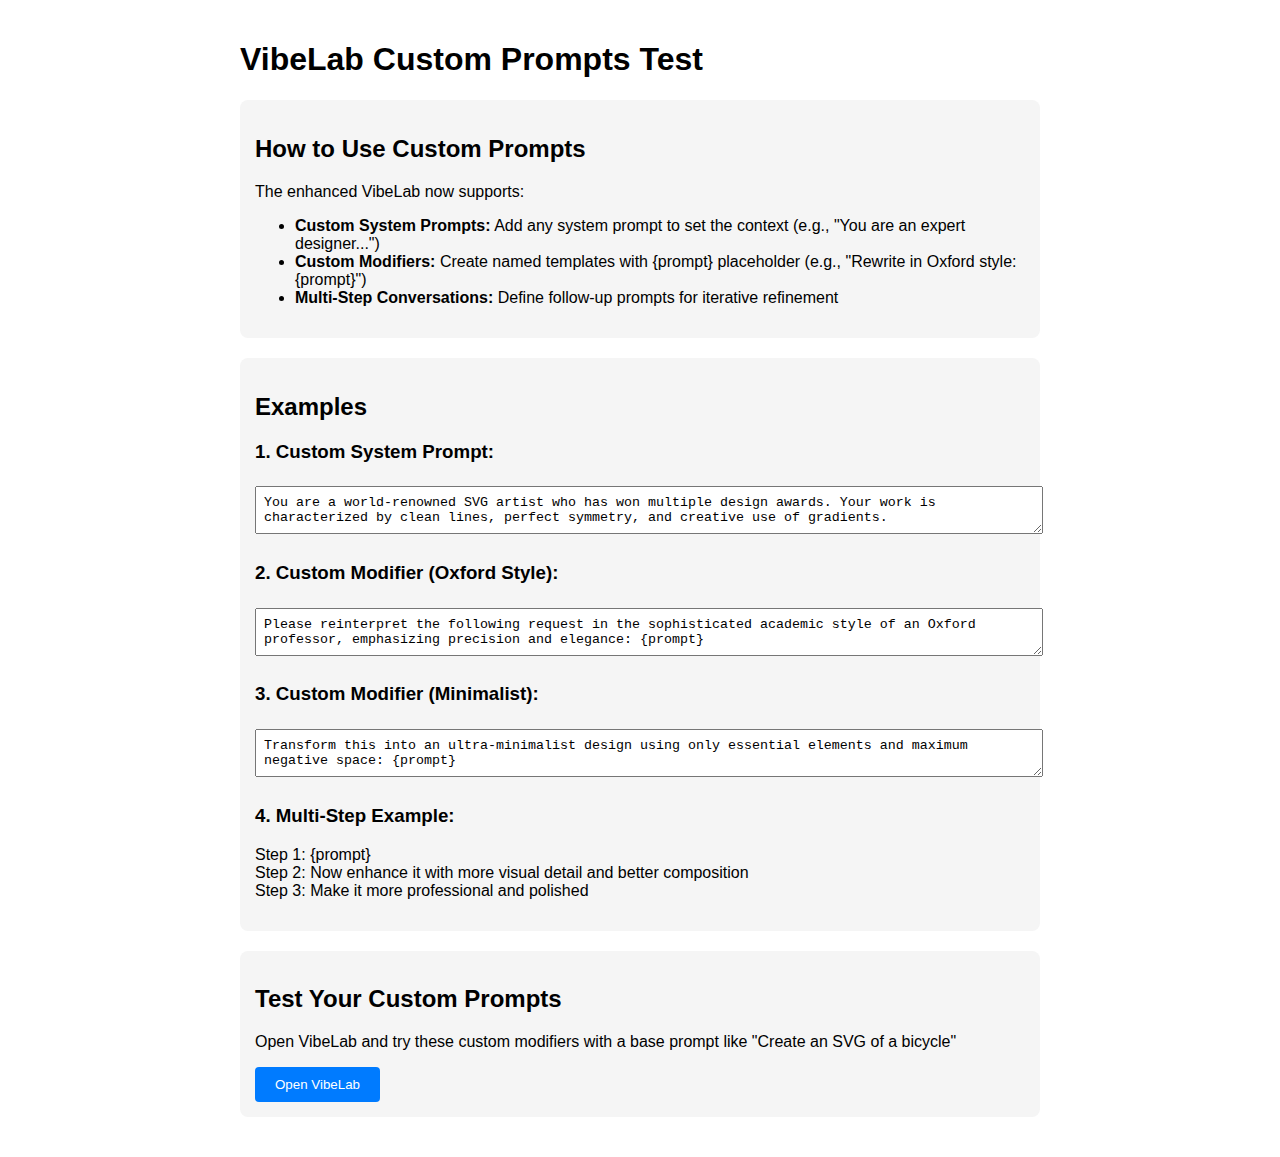
<file: test_custom_prompts.html>
<!DOCTYPE html>
<html>
<head>
    <title>Test Custom Prompts</title>
    <style>
        body { font-family: Arial, sans-serif; padding: 20px; max-width: 800px; margin: 0 auto; }
        .section { margin: 20px 0; padding: 15px; background: #f5f5f5; border-radius: 8px; }
        input, textarea { width: 100%; padding: 8px; margin: 5px 0; }
        button { padding: 10px 20px; background: #007bff; color: white; border: none; border-radius: 4px; cursor: pointer; }
        button:hover { background: #0056b3; }
        .result { margin-top: 20px; padding: 15px; background: #e9ecef; border-radius: 4px; }
    </style>
</head>
<body>
    <h1>VibeLab Custom Prompts Test</h1>
    
    <div class="section">
        <h2>How to Use Custom Prompts</h2>
        <p>The enhanced VibeLab now supports:</p>
        <ul>
            <li><strong>Custom System Prompts:</strong> Add any system prompt to set the context (e.g., "You are an expert designer...")</li>
            <li><strong>Custom Modifiers:</strong> Create named templates with {prompt} placeholder (e.g., "Rewrite in Oxford style: {prompt}")</li>
            <li><strong>Multi-Step Conversations:</strong> Define follow-up prompts for iterative refinement</li>
        </ul>
    </div>
    
    <div class="section">
        <h2>Examples</h2>
        
        <h3>1. Custom System Prompt:</h3>
        <textarea readonly>You are a world-renowned SVG artist who has won multiple design awards. Your work is characterized by clean lines, perfect symmetry, and creative use of gradients.</textarea>
        
        <h3>2. Custom Modifier (Oxford Style):</h3>
        <textarea readonly>Please reinterpret the following request in the sophisticated academic style of an Oxford professor, emphasizing precision and elegance: {prompt}</textarea>
        
        <h3>3. Custom Modifier (Minimalist):</h3>
        <textarea readonly>Transform this into an ultra-minimalist design using only essential elements and maximum negative space: {prompt}</textarea>
        
        <h3>4. Multi-Step Example:</h3>
        <p>Step 1: {prompt}<br>
        Step 2: Now enhance it with more visual detail and better composition<br>
        Step 3: Make it more professional and polished</p>
    </div>
    
    <div class="section">
        <h2>Test Your Custom Prompts</h2>
        <p>Open VibeLab and try these custom modifiers with a base prompt like "Create an SVG of a bicycle"</p>
        <button onclick="window.location.href='index.html'">Open VibeLab</button>
    </div>
</body>
</html>
</file>
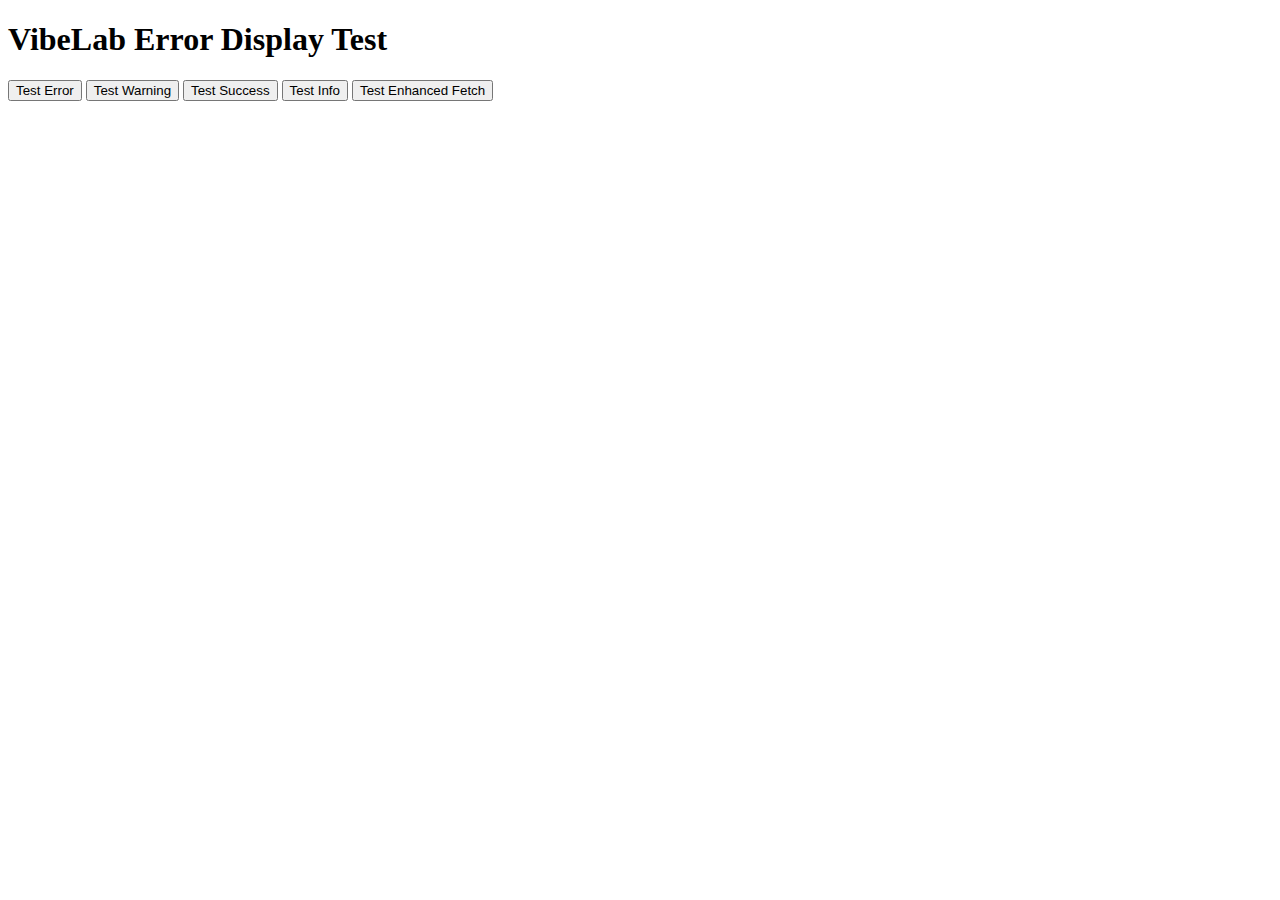
<file: test_error_display.html>
<!DOCTYPE html>
<html>
<head>
    <title>VibeLab Error System Test</title>
</head>
<body>
    <h1>VibeLab Error Display Test</h1>
    <div id="test-buttons">
        <button onclick="testError()">Test Error</button>
        <button onclick="testWarning()">Test Warning</button>
        <button onclick="testSuccess()">Test Success</button>
        <button onclick="testInfo()">Test Info</button>
        <button onclick="testFetch()">Test Enhanced Fetch</button>
    </div>
    
    <script src="error_display_system.js"></script>
    <script>
        function testError() {
            vlError("Test Error", "This is a test error message", "Additional details here");
        }
        
        function testWarning() {
            vlWarning("Test Warning", "This is a test warning message");
        }
        
        function testSuccess() {
            vlSuccess("Test Success", "This is a test success message");
        }
        
        function testInfo() {
            vlInfo("Test Info", "This is a test info message");
        }
        
        async function testFetch() {
            try {
                await vlFetch("http://localhost:8081/invalid/endpoint");
            } catch (error) {
                console.log("Expected error caught:", error.message);
            }
        }
    </script>
</body>
</html>
</file>
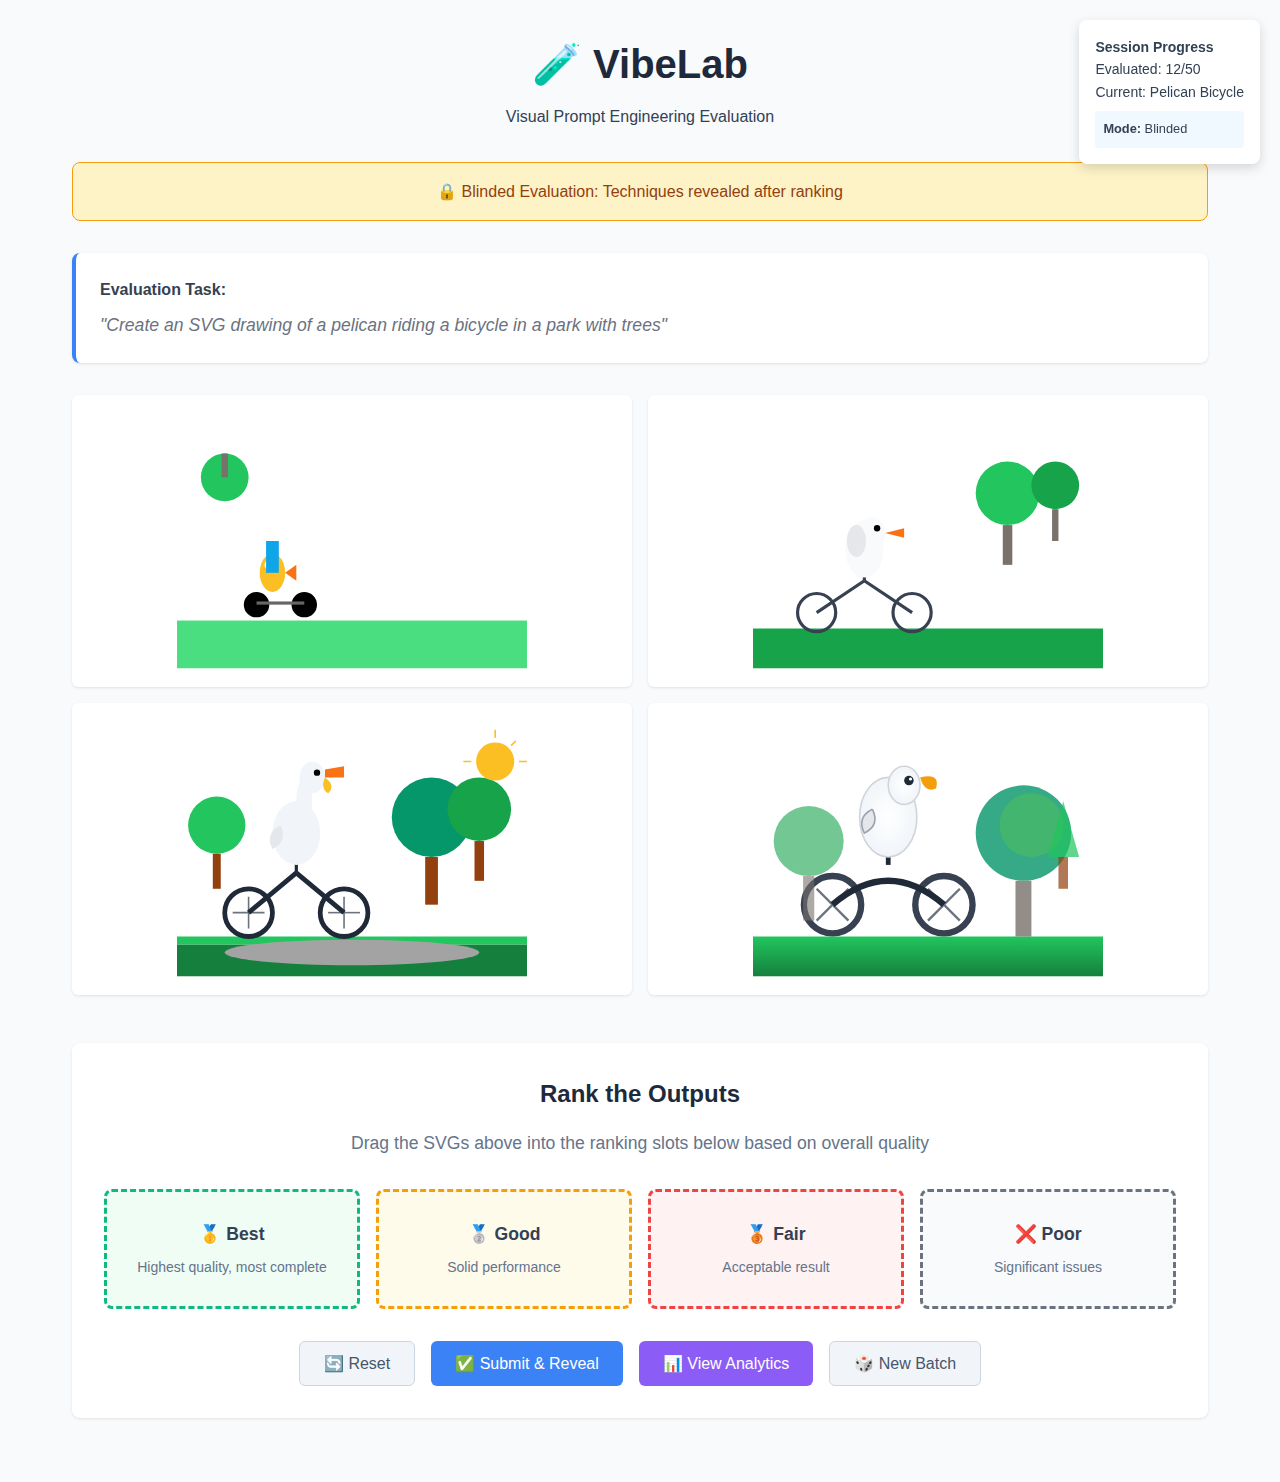
<file: archive/minimal_clean.html>
<!DOCTYPE html>
<html lang="en">
<head>
    <meta charset="UTF-8">
    <meta name="viewport" content="width=device-width, initial-scale=1.0">
    <title>VibeLab - Minimal Clean</title>
    <style>
        * { margin: 0; padding: 0; box-sizing: border-box; }
        
        body { 
            font-family: -apple-system, BlinkMacSystemFont, 'Segoe UI', sans-serif;
            background: #f8fafc;
            color: #334155;
            line-height: 1.6;
        }
        
        .container {
            max-width: 1200px;
            margin: 0 auto;
            padding: 2rem;
        }
        
        .header {
            text-align: center;
            margin-bottom: 2rem;
        }
        
        .header h1 {
            font-size: 2.5rem;
            color: #1e293b;
            margin-bottom: 0.5rem;
        }
        
        .prompt-box {
            background: white;
            border-radius: 8px;
            padding: 1.5rem;
            margin-bottom: 2rem;
            border-left: 4px solid #3b82f6;
            box-shadow: 0 1px 3px rgba(0,0,0,0.1);
        }
        
        .prompt-label {
            font-weight: 600;
            color: #374151;
            margin-bottom: 0.5rem;
        }
        
        .prompt-text {
            font-style: italic;
            color: #6b7280;
            font-size: 1.1rem;
        }
        
        .comparison-grid {
            display: grid;
            grid-template-columns: 1fr 1fr;
            grid-template-rows: 1fr 1fr;
            gap: 1rem;
            margin-bottom: 3rem;
            height: 600px;
        }
        
        .svg-item {
            background: white;
            border-radius: 6px;
            padding: 0.5rem;
            box-shadow: 0 1px 3px rgba(0,0,0,0.1);
            transition: all 0.2s ease;
            cursor: move;
            border: 2px solid transparent;
            display: flex;
            align-items: center;
            justify-content: center;
        }
        
        .svg-item:hover {
            box-shadow: 0 4px 12px rgba(0,0,0,0.15);
            transform: translateY(-2px);
        }
        
        .svg-item.dragging {
            opacity: 0.6;
            transform: rotate(2deg);
            z-index: 1000;
        }
        
        .svg-item svg {
            width: 100%;
            height: 100%;
            max-width: 350px;
            max-height: 280px;
            border-radius: 4px;
        }
        
        .ranking-section {
            background: white;
            border-radius: 8px;
            padding: 2rem;
            box-shadow: 0 1px 3px rgba(0,0,0,0.1);
            margin-bottom: 2rem;
        }
        
        .ranking-title {
            text-align: center;
            font-size: 1.5rem;
            color: #1e293b;
            margin-bottom: 1rem;
        }
        
        .ranking-instructions {
            text-align: center;
            color: #64748b;
            margin-bottom: 2rem;
            font-size: 1.1rem;
        }
        
        .ranking-slots {
            display: grid;
            grid-template-columns: repeat(4, 1fr);
            gap: 1rem;
            margin-bottom: 2rem;
        }
        
        .ranking-slot {
            min-height: 120px;
            border: 3px dashed #cbd5e1;
            border-radius: 8px;
            display: flex;
            flex-direction: column;
            align-items: center;
            justify-content: center;
            background: #f8fafc;
            transition: all 0.3s ease;
            position: relative;
            padding: 1rem;
        }
        
        .ranking-slot.rank-1 { border-color: #10b981; background: #f0fdf4; }
        .ranking-slot.rank-2 { border-color: #f59e0b; background: #fffbeb; }
        .ranking-slot.rank-3 { border-color: #ef4444; background: #fef2f2; }
        .ranking-slot.rank-4 { border-color: #6b7280; background: #f9fafb; }
        
        .ranking-slot.drag-over {
            border-style: solid;
            transform: scale(1.02);
        }
        
        .slot-label {
            font-weight: 600;
            margin-bottom: 0.5rem;
            font-size: 1.1rem;
        }
        
        .slot-description {
            font-size: 0.875rem;
            color: #64748b;
            text-align: center;
        }
        
        .dropped-item {
            background: rgba(59, 130, 246, 0.15);
            border: 2px solid #3b82f6;
            border-radius: 6px;
            padding: 0.75rem;
            margin: 0.5rem 0;
            font-size: 1rem;
            color: #1e40af;
            font-weight: 600;
            width: 100%;
            text-align: center;
        }
        
        .actions {
            display: flex;
            gap: 1rem;
            justify-content: center;
            margin-top: 2rem;
            flex-wrap: wrap;
        }
        
        .btn {
            padding: 0.75rem 1.5rem;
            border: none;
            border-radius: 6px;
            font-weight: 500;
            cursor: pointer;
            transition: all 0.2s ease;
            font-size: 1rem;
        }
        
        .btn-primary {
            background: #3b82f6;
            color: white;
        }
        
        .btn-secondary {
            background: #f1f5f9;
            color: #475569;
            border: 1px solid #cbd5e1;
        }
        
        .btn-analytics {
            background: #8b5cf6;
            color: white;
        }
        
        .btn:hover {
            transform: translateY(-1px);
        }
        
        .btn-primary:hover { background: #2563eb; }
        .btn-secondary:hover { background: #e2e8f0; }
        .btn-analytics:hover { background: #7c3aed; }
        
        .blind-notice {
            background: #fef3c7;
            border: 1px solid #f59e0b;
            border-radius: 8px;
            padding: 1rem;
            margin-bottom: 2rem;
            text-align: center;
        }
        
        .blind-notice-text {
            color: #92400e;
            font-weight: 500;
        }
        
        .results-modal {
            display: none;
            position: fixed;
            top: 0;
            left: 0;
            width: 100%;
            height: 100%;
            background: rgba(0,0,0,0.6);
            z-index: 2000;
            align-items: center;
            justify-content: center;
        }
        
        .modal-content {
            background: white;
            padding: 2rem;
            border-radius: 12px;
            max-width: 700px;
            width: 90%;
            max-height: 80vh;
            overflow-y: auto;
            position: relative;
        }
        
        .technique-reveal {
            margin: 1rem 0;
            padding: 1rem;
            background: #f8fafc;
            border-radius: 6px;
            border-left: 4px solid #3b82f6;
        }
        
        .analytics-panel {
            background: white;
            border-radius: 8px;
            padding: 2rem;
            box-shadow: 0 1px 3px rgba(0,0,0,0.1);
            margin-bottom: 2rem;
            display: none;
        }
        
        .analytics-title {
            font-size: 1.3rem;
            color: #1e293b;
            margin-bottom: 1rem;
            text-align: center;
        }
        
        .stats-grid {
            display: grid;
            grid-template-columns: repeat(auto-fit, minmax(200px, 1fr));
            gap: 1rem;
            margin-bottom: 1.5rem;
        }
        
        .stat-card {
            background: #f8fafc;
            padding: 1rem;
            border-radius: 6px;
            text-align: center;
            border-left: 4px solid #3b82f6;
        }
        
        .stat-value {
            font-size: 1.8rem;
            font-weight: bold;
            color: #1e293b;
        }
        
        .stat-label {
            font-size: 0.9rem;
            color: #64748b;
            margin-top: 0.25rem;
        }
        
        .progress-indicator {
            position: fixed;
            top: 20px;
            right: 20px;
            background: white;
            padding: 1rem;
            border-radius: 8px;
            box-shadow: 0 4px 12px rgba(0,0,0,0.15);
            font-size: 0.875rem;
            min-width: 150px;
            z-index: 100;
        }
    </style>
</head>
<body>
    <div class="container">
        <div class="header">
            <h1>🧪 VibeLab</h1>
            <p>Visual Prompt Engineering Evaluation</p>
        </div>

        <div class="blind-notice">
            <div class="blind-notice-text">
                🔒 Blinded Evaluation: Techniques revealed after ranking
            </div>
        </div>

        <div class="prompt-box">
            <div class="prompt-label">Evaluation Task:</div>
            <div class="prompt-text">"Create an SVG drawing of a pelican riding a bicycle in a park with trees"</div>
        </div>

        <div class="comparison-grid">
            <div class="svg-item" draggable="true" data-output="A" data-technique="baseline">
                <svg viewBox="0 0 220 160">
                    <rect width="220" height="30" y="130" fill="#4ade80"/>
                    <circle cx="50" cy="120" r="8" fill="#000"/>
                    <circle cx="80" cy="120" r="8" fill="#000"/>
                    <rect width="30" height="2" x="50" y="118" fill="#666"/>
                    <ellipse cx="60" cy="100" rx="8" ry="12" fill="#fbbf24"/>
                    <circle cx="58" cy="95" r="3" fill="#fff"/>
                    <polygon points="68,100 75,95 75,105" fill="#f97316"/>
                    <rect width="8" height="20" x="56" y="80" fill="#0ea5e9"/>
                    <circle cx="30" cy="40" r="15" fill="#22c55e"/>
                    <rect width="4" height="15" x="28" y="25" fill="#78716c"/>
                </svg>
            </div>

            <div class="svg-item" draggable="true" data-output="B" data-technique="few-shot">
                <svg viewBox="0 0 220 160">
                    <rect width="220" height="25" y="135" fill="#16a34a"/>
                    <circle cx="40" cy="125" r="12" fill="none" stroke="#374151" stroke-width="2"/>
                    <circle cx="100" cy="125" r="12" fill="none" stroke="#374151" stroke-width="2"/>
                    <line x1="40" y1="125" x2="70" y2="105" stroke="#374151" stroke-width="2"/>
                    <line x1="70" y1="105" x2="100" y2="125" stroke="#374151" stroke-width="2"/>
                    <line x1="70" y1="105" x2="70" y2="95" stroke="#374151" stroke-width="2"/>
                    <ellipse cx="70" cy="85" rx="12" ry="18" fill="#f8fafc"/>
                    <ellipse cx="75" cy="75" rx="8" ry="10" fill="#f8fafc"/>
                    <polygon points="83,75 95,72 95,78" fill="#f97316"/>
                    <circle cx="78" cy="72" r="2" fill="#000"/>
                    <ellipse cx="65" cy="80" rx="6" ry="10" fill="#e5e7eb"/>
                    <circle cx="160" cy="50" r="20" fill="#22c55e"/>
                    <rect width="6" height="25" x="157" y="70" fill="#78716c"/>
                    <circle cx="190" cy="45" r="15" fill="#16a34a"/>
                    <rect width="4" height="20" x="188" y="60" fill="#78716c"/>
                </svg>
            </div>

            <div class="svg-item" draggable="true" data-output="C" data-technique="chain-of-thought">
                <svg viewBox="0 0 220 160">
                    <rect width="220" height="20" y="140" fill="#15803d"/>
                    <rect width="220" height="5" y="135" fill="#22c55e"/>
                    <ellipse cx="110" cy="145" rx="80" ry="8" fill="#a3a3a3"/>
                    <circle cx="45" cy="120" r="15" fill="none" stroke="#1f2937" stroke-width="3"/>
                    <circle cx="105" cy="120" r="15" fill="none" stroke="#1f2937" stroke-width="3"/>
                    <line x1="35" y1="120" x2="55" y2="120" stroke="#6b7280" stroke-width="1"/>
                    <line x1="45" y1="110" x2="45" y2="130" stroke="#6b7280" stroke-width="1"/>
                    <line x1="95" y1="120" x2="115" y2="120" stroke="#6b7280" stroke-width="1"/>
                    <line x1="105" y1="110" x2="105" y2="130" stroke="#6b7280" stroke-width="1"/>
                    <line x1="45" y1="120" x2="75" y2="95" stroke="#1f2937" stroke-width="3"/>
                    <line x1="75" y1="95" x2="105" y2="120" stroke="#1f2937" stroke-width="3"/>
                    <line x1="75" y1="95" x2="75" y2="85" stroke="#1f2937" stroke-width="2"/>
                    <ellipse cx="75" cy="85" rx="8" ry="3" fill="#000"/>
                    <ellipse cx="75" cy="70" rx="15" ry="20" fill="#f1f5f9"/>
                    <ellipse cx="80" cy="50" rx="5" ry="15" fill="#f1f5f9"/>
                    <ellipse cx="85" cy="35" rx="8" ry="10" fill="#f1f5f9"/>
                    <path d="M93,35 Q100,40 95,45 Q90,42 93,35" fill="#fbbf24"/>
                    <polygon points="93,30 105,28 105,35 93,35" fill="#f97316"/>
                    <circle cx="88" cy="32" r="2" fill="#000"/>
                    <path d="M65,65 Q55,70 60,80 Q70,75 65,65" fill="#e5e7eb"/>
                    <circle cx="160" cy="60" r="25" fill="#059669"/>
                    <rect width="8" height="30" x="156" y="85" fill="#92400e"/>
                    <circle cx="190" cy="55" r="20" fill="#16a34a"/>
                    <rect width="6" height="25" x="187" y="75" fill="#92400e"/>
                    <circle cx="25" cy="65" r="18" fill="#22c55e"/>
                    <rect width="5" height="22" x="22.5" y="83" fill="#92400e"/>
                    <circle cx="200" cy="25" r="12" fill="#fbbf24"/>
                    <path d="M200,10 L200,5 M215,25 L220,25 M185,25 L180,25 M210,15 L213,12" stroke="#fbbf24" stroke-width="1"/>
                </svg>
            </div>

            <div class="svg-item" draggable="true" data-output="D" data-technique="role-playing">
                <svg viewBox="0 0 220 160">
                    <defs>
                        <linearGradient id="ground-minimal" x1="0%" y1="0%" x2="0%" y2="100%">
                            <stop offset="0%" style="stop-color:#22c55e"/>
                            <stop offset="100%" style="stop-color:#15803d"/>
                        </linearGradient>
                        <radialGradient id="pelican-minimal" cx="50%" cy="50%">
                            <stop offset="0%" style="stop-color:#ffffff"/>
                            <stop offset="100%" style="stop-color:#f1f5f9"/>
                        </radialGradient>
                    </defs>
                    <rect width="220" height="25" y="135" fill="url(#ground-minimal)"/>
                    <circle cx="50" cy="115" r="18" fill="none" stroke="#374151" stroke-width="4"/>
                    <circle cx="120" cy="115" r="18" fill="none" stroke="#374151" stroke-width="4"/>
                    <g stroke="#6b7280" stroke-width="1.5">
                        <line x1="40" y1="105" x2="60" y2="125"/>
                        <line x1="60" y1="105" x2="40" y2="125"/>
                        <line x1="110" y1="105" x2="130" y2="125"/>
                        <line x1="130" y1="105" x2="110" y2="125"/>
                    </g>
                    <path d="M50,115 Q85,85 120,115" fill="none" stroke="#1f2937" stroke-width="4"/>
                    <line x1="85" y1="90" x2="85" y2="75" stroke="#1f2937" stroke-width="3"/>
                    <ellipse cx="85" cy="60" rx="18" ry="25" fill="url(#pelican-minimal)" stroke="#d1d5db" stroke-width="1"/>
                    <ellipse cx="95" cy="40" rx="10" ry="12" fill="url(#pelican-minimal)" stroke="#d1d5db" stroke-width="1"/>
                    <path d="M105,35 Q118,32 115,42 Q108,45 105,35" fill="#f59e0b"/>
                    <circle cx="98" cy="37" r="3" fill="#1f2937"/>
                    <circle cx="99" cy="36" r="1" fill="#fff"/>
                    <path d="M75,55 Q65,60 70,70 Q80,65 75,55" fill="#e5e7eb" stroke="#9ca3af" stroke-width="1"/>
                    <g opacity="0.8">
                        <circle cx="170" cy="70" r="30" fill="#059669"/>
                        <circle cx="175" cy="65" r="20" fill="#16a34a"/>
                        <rect width="10" height="35" x="165" y="100" fill="#78716c"/>
                    </g>
                    <g opacity="0.7">
                        <polygon points="195,50 205,85 185,85" fill="#22c55e"/>
                        <rect width="6" height="20" x="192" y="85" fill="#92400e"/>
                    </g>
                    <g opacity="0.6">
                        <circle cx="35" cy="75" r="22" fill="#16a34a"/>
                        <rect width="7" height="28" x="31.5" y="97" fill="#78716c"/>
                    </g>
                </svg>
            </div>
        </div>

        <div class="ranking-section">
            <h2 class="ranking-title">Rank the Outputs</h2>
            <div class="ranking-instructions">
                Drag the SVGs above into the ranking slots below based on overall quality
            </div>
            
            <div class="ranking-slots">
                <div class="ranking-slot rank-1" data-rank="1">
                    <div class="slot-label">🥇 Best</div>
                    <div class="slot-description">Highest quality, most complete</div>
                </div>
                <div class="ranking-slot rank-2" data-rank="2">
                    <div class="slot-label">🥈 Good</div>
                    <div class="slot-description">Solid performance</div>
                </div>
                <div class="ranking-slot rank-3" data-rank="3">
                    <div class="slot-label">🥉 Fair</div>
                    <div class="slot-description">Acceptable result</div>
                </div>
                <div class="ranking-slot rank-4" data-rank="4">
                    <div class="slot-label">❌ Poor</div>
                    <div class="slot-description">Significant issues</div>
                </div>
            </div>

            <div class="actions">
                <button class="btn btn-secondary" onclick="resetRanking()">🔄 Reset</button>
                <button class="btn btn-primary" onclick="submitRanking()">✅ Submit & Reveal</button>
                <button class="btn btn-analytics" onclick="toggleAnalytics()">📊 View Analytics</button>
                <button class="btn btn-secondary" onclick="newBatch()">🎲 New Batch</button>
            </div>
        </div>

        <div class="analytics-panel" id="analyticsPanel">
            <div class="analytics-title">📈 Session Analytics</div>
            <div class="stats-grid">
                <div class="stat-card">
                    <div class="stat-value">12</div>
                    <div class="stat-label">Total Evaluations</div>
                </div>
                <div class="stat-card">
                    <div class="stat-value">67%</div>
                    <div class="stat-label">Chain-of-Thought Win Rate</div>
                </div>
                <div class="stat-card">
                    <div class="stat-value">4.2s</div>
                    <div class="stat-label">Avg Evaluation Time</div>
                </div>
                <div class="stat-card">
                    <div class="stat-value">23%</div>
                    <div class="stat-label">Baseline Success Rate</div>
                </div>
            </div>
            <p style="text-align: center; color: #64748b; font-size: 0.9rem;">
                <strong>Insight:</strong> Chain-of-thought prompting shows consistent improvement in structural accuracy and completeness.
            </p>
        </div>
    </div>

    <div class="progress-indicator">
        <strong>Session Progress</strong><br>
        Evaluated: <span id="evaluated">12</span>/50<br>
        Current: Pelican Bicycle<br>
        <div style="margin-top: 0.5rem; padding: 0.5rem; background: #f0f9ff; border-radius: 4px; font-size: 0.8rem;">
            <strong>Mode:</strong> Blinded
        </div>
    </div>

    <!-- Results Modal -->
    <div class="results-modal" id="resultsModal">
        <div class="modal-content">
            <h2>🎭 Technique Reveal</h2>
            <div id="techniqueReveal"></div>
            <div style="text-align: center; margin-top: 2rem;">
                <button class="btn btn-primary" onclick="closeModal()">Continue Testing</button>
            </div>
        </div>
    </div>

    <script>
        let rankings = {};
        let evaluationCount = 12;
        
        const techniqueNames = {
            'baseline': 'Baseline - Direct prompt only',
            'few-shot': 'Few-Shot - Provided with 3 example SVGs',
            'chain-of-thought': 'Chain-of-Thought - "Let\'s break this down step by step..."',
            'role-playing': 'Role-Playing - "You are a professional SVG artist..."'
        };

        // Drag and drop functionality
        document.querySelectorAll('.svg-item').forEach(item => {
            item.addEventListener('dragstart', (e) => {
                item.classList.add('dragging');
                e.dataTransfer.setData('text/plain', item.dataset.output);
            });

            item.addEventListener('dragend', () => {
                item.classList.remove('dragging');
            });
        });

        document.querySelectorAll('.ranking-slot').forEach(slot => {
            slot.addEventListener('dragover', (e) => {
                e.preventDefault();
                slot.classList.add('drag-over');
            });

            slot.addEventListener('dragleave', () => {
                slot.classList.remove('drag-over');
            });

            slot.addEventListener('drop', (e) => {
                e.preventDefault();
                slot.classList.remove('drag-over');
                
                const outputId = e.dataTransfer.getData('text/plain');
                const rank = slot.dataset.rank;
                
                // Clear previous rankings for this output
                Object.keys(rankings).forEach(key => {
                    if (rankings[key] === outputId) {
                        delete rankings[key];
                        document.querySelectorAll('.dropped-item').forEach(item => {
                            if (item.textContent.includes(outputId)) {
                                item.remove();
                            }
                        });
                    }
                });
                
                // Clear current slot
                slot.querySelectorAll('.dropped-item').forEach(item => item.remove());
                
                // Add new ranking
                rankings[rank] = outputId;
                
                const droppedItem = document.createElement('div');
                droppedItem.className = 'dropped-item';
                droppedItem.textContent = `SVG ${outputId}`;
                slot.appendChild(droppedItem);
            });
        });

        function resetRanking() {
            rankings = {};
            document.querySelectorAll('.dropped-item').forEach(item => item.remove());
        }

        function submitRanking() {
            if (Object.keys(rankings).length < 4) {
                alert('Please rank all SVGs before submitting.');
                return;
            }
            showTechniqueReveal();
        }

        function showTechniqueReveal() {
            const revealDiv = document.getElementById('techniqueReveal');
            revealDiv.innerHTML = '';
            
            for (let rank = 1; rank <= 4; rank++) {
                if (rankings[rank]) {
                    const outputId = rankings[rank];
                    const item = document.querySelector(`[data-output="${outputId}"]`);
                    const technique = item.dataset.technique;
                    
                    const revealItem = document.createElement('div');
                    revealItem.className = 'technique-reveal';
                    revealItem.innerHTML = `
                        <strong>Rank #${rank}: SVG ${outputId}</strong><br>
                        <em>Technique: ${techniqueNames[technique]}</em>
                    `;
                    revealDiv.appendChild(revealItem);
                }
            }
            document.getElementById('resultsModal').style.display = 'flex';
        }

        function closeModal() {
            document.getElementById('resultsModal').style.display = 'none';
            resetRanking();
            evaluationCount++;
            document.getElementById('evaluated').textContent = evaluationCount;
        }

        function toggleAnalytics() {
            const panel = document.getElementById('analyticsPanel');
            panel.style.display = panel.style.display === 'none' || !panel.style.display ? 'block' : 'none';
        }

        function newBatch() {
            if (confirm('Generate new SVGs for the same prompt? This will reset your current ranking.')) {
                resetRanking();
                alert('New batch would be generated here...');
            }
        }
    </script>
</body>
</html>
</file>
<file: style.css>
/* VibeLab Styles */

* {
    margin: 0;
    padding: 0;
    box-sizing: border-box;
}

body {
    font-family: -apple-system, BlinkMacSystemFont, 'Segoe UI', Roboto, sans-serif;
    background: linear-gradient(135deg, #667eea 0%, #764ba2 100%);
    min-height: 100vh;
    color: #333;
}

.container {
    max-width: 1400px;
    margin: 0 auto;
    padding: 20px;
    background: white;
    min-height: 100vh;
    box-shadow: 0 0 30px rgba(0,0,0,0.1);
}

header {
    text-align: center;
    margin-bottom: 30px;
    padding: 20px 0;
    border-bottom: 3px solid #667eea;
}

header h1 {
    font-size: 2.5em;
    color: #667eea;
    margin-bottom: 10px;
}

header p {
    color: #666;
    font-size: 1.1em;
}

/* Tab Navigation */
.tab-nav {
    display: flex;
    border-bottom: 2px solid #eee;
    margin-bottom: 30px;
}

.tab-btn {
    background: #f8f9fa;
    border: none;
    padding: 15px 25px;
    cursor: pointer;
    border-radius: 8px 8px 0 0;
    margin-right: 5px;
    font-size: 16px;
    transition: all 0.3s ease;
    color: #666;
}

.tab-btn:hover {
    background: #e9ecef;
    color: #333;
}

.tab-btn.active {
    background: #667eea;
    color: white;
}

/* Tab Content */
.tab-content {
    display: none;
    animation: fadeIn 0.3s ease-in;
}

.tab-content.active {
    display: block;
}

@keyframes fadeIn {
    from { opacity: 0; transform: translateY(10px); }
    to { opacity: 1; transform: translateY(0); }
}

/* Setup Tab */
.setup-grid {
    display: grid;
    grid-template-columns: 1fr 1fr;
    gap: 30px;
    margin-bottom: 30px;
}

.setup-section {
    background: #f8f9fa;
    padding: 25px;
    border-radius: 10px;
    border: 1px solid #e9ecef;
}

.setup-section h3 {
    color: #667eea;
    margin-bottom: 20px;
    font-size: 1.3em;
    border-bottom: 2px solid #667eea;
    padding-bottom: 10px;
}

.prompt-inputs {
    display: flex;
    flex-direction: column;
    gap: 15px;
}

.prompt-with-animation {
    display: flex;
    align-items: center;
    gap: 10px;
}

.prompt-with-animation input[type="text"] {
    flex: 1;
    padding: 12px;
    border: 2px solid #ddd;
    border-radius: 6px;
    font-size: 14px;
    transition: border-color 0.3s ease;
}

.prompt-with-animation input[type="text"]:focus {
    outline: none;
    border-color: #667eea;
}

.animation-flag {
    font-size: 12px;
    color: #666;
    white-space: nowrap;
}

.model-selection {
    display: flex;
    flex-direction: column;
    gap: 12px;
}

.model-selection label {
    display: flex;
    align-items: center;
    gap: 8px;
    padding: 10px;
    background: white;
    border: 1px solid #ddd;
    border-radius: 6px;
    cursor: pointer;
    transition: all 0.3s ease;
}

.model-selection label:hover {
    background: #f0f0f0;
    border-color: #667eea;
}

.model-selection input[type="checkbox"] {
    width: 18px;
    height: 18px;
}

.variation-config {
    display: flex;
    flex-direction: column;
    gap: 10px;
}

.variation-config label {
    display: flex;
    align-items: center;
    gap: 8px;
    padding: 8px;
    background: white;
    border: 1px solid #ddd;
    border-radius: 4px;
    cursor: pointer;
    transition: background-color 0.3s ease;
}

.variation-config label:hover {
    background: #f0f0f0;
}

.n-values, .custom-variations {
    margin-top: 15px;
    padding: 15px;
    background: white;
    border: 1px solid #ddd;
    border-radius: 6px;
}

.custom-variations textarea {
    width: 100%;
    min-height: 80px;
    padding: 10px;
    border: 1px solid #ddd;
    border-radius: 4px;
    resize: vertical;
    font-family: inherit;
}

.gen-settings {
    display: flex;
    flex-direction: column;
    gap: 15px;
}

.gen-settings label {
    display: flex;
    align-items: center;
    gap: 10px;
    font-weight: 500;
}

.gen-settings input[type="number"],
.gen-settings input[type="text"] {
    padding: 8px 12px;
    border: 2px solid #ddd;
    border-radius: 4px;
    width: 120px;
}

.primary-btn {
    background: linear-gradient(135deg, #667eea, #764ba2);
    color: white;
    border: none;
    padding: 15px 30px;
    border-radius: 8px;
    font-size: 16px;
    font-weight: 600;
    cursor: pointer;
    transition: all 0.3s ease;
    box-shadow: 0 4px 15px rgba(102, 126, 234, 0.3);
}

.primary-btn:hover {
    transform: translateY(-2px);
    box-shadow: 0 6px 20px rgba(102, 126, 234, 0.4);
}

.primary-btn:disabled {
    background: #ccc;
    cursor: not-allowed;
    transform: none;
    box-shadow: none;
}

/* Queue Tab */
.queue-controls {
    display: flex;
    align-items: center;
    gap: 15px;
    margin-bottom: 25px;
    padding: 20px;
    background: #f8f9fa;
    border-radius: 8px;
}

.queue-controls button {
    padding: 10px 20px;
    border: none;
    border-radius: 6px;
    cursor: pointer;
    font-weight: 500;
    transition: all 0.3s ease;
}

.queue-controls button:not(.primary-btn) {
    background: #6c757d;
    color: white;
}

.queue-controls button:not(.primary-btn):hover {
    background: #5a6268;
}

.queue-controls button:disabled {
    background: #ccc;
    cursor: not-allowed;
}

#queue-status {
    font-weight: 600;
    color: #667eea;
    margin-left: auto;
}

.queue-list {
    max-height: 600px;
    overflow-y: auto;
    border: 1px solid #ddd;
    border-radius: 8px;
}

.queue-item {
    display: grid;
    grid-template-columns: 2fr 1fr 1fr auto 100px;
    gap: 15px;
    padding: 15px;
    border-bottom: 1px solid #eee;
    align-items: center;
    transition: background-color 0.3s ease;
}

.queue-item:hover {
    background: #f8f9fa;
}

.queue-item:last-child {
    border-bottom: none;
}

.progress-bar {
    width: 100%;
    height: 20px;
    background: #e9ecef;
    border-radius: 10px;
    overflow: hidden;
}
    /* width: 100%;
    height: 8px;
    background: #e9ecef;
    border-radius: 4px;
    overflow: hidden;
} */

.progress-fill {
    height: 100%;
    background: linear-gradient(90deg, #667eea, #764ba2);
    width: 0%;
    transition: width 0.3s ease;
}
    /* height: 100%;
    background: linear-gradient(90deg, #28a745, #20c997);
    border-radius: 4px;
    transition: width 0.3s ease;
} */

.queue-item.pending {
    background: #f8f9fa;
}

.queue-item.running {
    background: #fff3cd;
    border-left: 4px solid #ffc107;
}

.queue-item.completed {
    background: #d4edda;
    border-left: 4px solid #28a745;
}

.queue-item.error {
    background: #f8d7da;
    border-left: 4px solid #dc3545;
}

/* Evaluation Tab */
.eval-controls {
    display: flex;
    align-items: center;
    gap: 20px;
    margin-bottom: 25px;
    padding: 20px;
    background: #f8f9fa;
    border-radius: 8px;
}

.eval-controls select {
    padding: 8px 12px;
    border: 2px solid #ddd;
    border-radius: 4px;
    background: white;
}

.eval-controls button {
    padding: 8px 16px;
    border: none;
    background: #dc3545;
    color: white;
    border-radius: 4px;
    cursor: pointer;
    transition: background-color 0.3s ease;
}

.eval-controls button:hover {
    background: #c82333;
}

.ranking-area {
    background: white;
    border: 1px solid #ddd;
    border-radius: 8px;
    padding: 20px;
}

.instructions {
    text-align: center;
    padding: 20px;
    background: #e3f2fd;
    border-radius: 6px;
    margin-bottom: 20px;
    color: #1565c0;
    font-weight: 500;
}

.svg-ranking-grid {
    display: grid;
    grid-template-columns: repeat(auto-fill, minmax(250px, 1fr));
    gap: 20px;
    min-height: 400px;
}

.svg-item {
    position: relative;
    background: white;
    border: 2px solid #ddd;
    border-radius: 8px;
    padding: 15px;
    cursor: move;
    transition: all 0.3s ease;
    box-shadow: 0 2px 4px rgba(0,0,0,0.1);
}

.svg-item:hover {
    border-color: #667eea;
    box-shadow: 0 4px 12px rgba(102, 126, 234, 0.2);
    transform: translateY(-2px);
}

.svg-item.dragging {
    opacity: 0.6;
    transform: rotate(5deg) scale(0.95);
    z-index: 1000;
}

.rank-badge {
    position: absolute;
    top: -8px;
    left: -8px;
    background: #667eea;
    color: white;
    width: 30px;
    height: 30px;
    border-radius: 50%;
    display: flex;
    align-items: center;
    justify-content: center;
    font-weight: bold;
    font-size: 14px;
    box-shadow: 0 2px 4px rgba(0,0,0,0.2);
}

.svg-container {
    text-align: center;
    margin: 10px 0;
    min-height: 120px;
    display: flex;
    align-items: center;
    justify-content: center;
    background: #f9f9f9;
    border-radius: 4px;
    padding: 10px;
}

.svg-container svg {
    max-width: 100%;
    max-height: 120px;
}

.svg-info {
    margin-top: 10px;
    font-size: 12px;
    color: #666;
    text-align: center;
}

.svg-info div {
    margin-bottom: 2px;
}

/* Results Tab */
.results-controls {
    display: flex;
    gap: 15px;
    margin-bottom: 25px;
    padding: 20px;
    background: #f8f9fa;
    border-radius: 8px;
}

.results-controls button {
    padding: 10px 20px;
    border: none;
    background: #667eea;
    color: white;
    border-radius: 6px;
    cursor: pointer;
    font-weight: 500;
    transition: all 0.3s ease;
}

.results-controls button:hover {
    background: #5a67d8;
    transform: translateY(-1px);
}

.results-summary {
    background: white;
    padding: 25px;
    border-radius: 8px;
    border: 1px solid #ddd;
    margin-bottom: 25px;
}

.results-summary h3 {
    color: #667eea;
    margin-bottom: 15px;
    font-size: 1.3em;
}

#summary-stats p {
    margin-bottom: 8px;
    font-size: 14px;
}

.results-table {
    background: white;
    border-radius: 8px;
    border: 1px solid #ddd;
    overflow: hidden;
}

#results-table {
    width: 100%;
    border-collapse: collapse;
}

#results-table th {
    background: #667eea;
    color: white;
    padding: 15px 12px;
    text-align: left;
    font-weight: 600;
}

#results-table td {
    padding: 12px;
    border-bottom: 1px solid #eee;
    font-size: 14px;
}

#results-table tr:hover {
    background: #f8f9fa;
}

.quality-score {
    font-weight: 600;
    color: #28a745;
}

/* Responsive Design */
@media (max-width: 968px) {
    .setup-grid {
        grid-template-columns: 1fr;
    }
    
    .svg-ranking-grid {
        grid-template-columns: repeat(auto-fill, minmax(200px, 1fr));
    }
    
    .queue-item {
        grid-template-columns: 1fr;
        gap: 10px;
    }
    
    .eval-controls {
        flex-direction: column;
        align-items: flex-start;
    }
    
    .results-controls {
        flex-direction: column;
    }
}

@media (max-width: 640px) {
    .container {
        padding: 10px;
    }
    
    .tab-nav {
        flex-wrap: wrap;
    }
    
    .tab-btn {
        font-size: 14px;
        padding: 12px 20px;
    }
    
    .svg-ranking-grid {
        grid-template-columns: 1fr;
    }
    
    #results-table {
        font-size: 12px;
    }
    
    #results-table th,
    #results-table td {
        padding: 8px 6px;
    }
}

/* Additional button styles */
button {
    font-family: inherit;
    font-size: 14px;
    border: none;
    padding: 8px 16px;
    border-radius: 4px;
    cursor: pointer;
    transition: all 0.3s ease;
}

button:not(.primary-btn):not(.tab-btn) {
    background: #f8f9fa;
    color: #333;
    border: 1px solid #ddd;
}

button:not(.primary-btn):not(.tab-btn):hover {
    background: #e9ecef;
    border-color: #ccc;
}

/* Input and form styles */
input, textarea, select {
    font-family: inherit;
}

input:focus, textarea:focus, select:focus {
    outline: none;
    border-color: #667eea;
    box-shadow: 0 0 0 3px rgba(102, 126, 234, 0.1);
}

/* Experiment overview grid styling */
.experiment-overview {
    margin-top: 30px;
    padding: 20px;
    border: 1px solid #ddd;
    border-radius: 5px;
}

#experiment-grid {
    display: grid;
    grid-template-columns: repeat(auto-fill, minmax(300px, 1fr));
    gap: 15px;
    margin-top: 15px;
}

.experiment-item {
    border: 1px solid #ccc;
    border-radius: 5px;
    padding: 10px;
    background: #f9f9f9;
    display: flex;
    flex-direction: column;
}

.experiment-meta {
    margin-bottom: 10px;
    font-size: 12px;
}

.experiment-meta strong {
    display: block;
    margin-bottom: 5px;
    font-size: 14px;
}

.experiment-svg {
    flex: 1;
    display: flex;
    align-items: center;
    justify-content: center;
    min-height: 100px;
    background: white;
    border-radius: 3px;
}

.experiment-svg svg {
    max-width: 100%;
    max-height: 100px;
}


.queue-item {
    padding: 15px;
    border-bottom: 1px solid #eee;
    transition: background-color 0.3s ease;
}

.queue-item .progress-bar {
    width: 100%;
    height: 20px;
    background: #e9ecef;
    border-radius: 10px;
    overflow: hidden;
}
    /* width: 100%;
    height: 8px;
    background: #e9ecef;
    border-radius: 4px;
    overflow: hidden;
} */

.queue-item .progress-fill {
    height: 100%;
    background: linear-gradient(90deg, #667eea, #764ba2);
    width: 0%;
    transition: width 0.3s ease;
}
    /* height: 100%;
    background: linear-gradient(90deg, #28a745, #20c997);
    border-radius: 4px;
    transition: width 0.3s ease;
} */
/* 
    height: 100%;
    background: linear-gradient(90deg, #667eea, #764ba2);
    width: 0%;
    transition: width 0.3s ease;
} */

/* Statistics panel styling */
.statistics-panel {
    background: white;
    border: 1px solid #ddd;
    border-radius: 8px;
    padding: 20px;
}

.statistics-container h3 {
    color: #667eea;
    margin-bottom: 20px;
    border-bottom: 2px solid #667eea;
    padding-bottom: 10px;
}

.stats-table {
    width: 100%;
    border-collapse: collapse;
    margin-bottom: 30px;
    box-shadow: 0 2px 4px rgba(0,0,0,0.1);
}

.stats-table th {
    background: #667eea;
    color: white;
    padding: 12px;
    text-align: left;
    font-weight: 600;
}

.stats-table td {
    padding: 10px 12px;
    border-bottom: 1px solid #eee;
    font-size: 14px;
}

.stats-table tr:hover {
    background: #f8f9fa;
}

.stats-table tr:nth-child(even) {
    background: #f9f9f9;
}

.performance-ranking {
    background: #f8f9fa;
    padding: 20px;
    border-radius: 6px;
    margin-bottom: 20px;
}

.performance-ranking h4 {
    color: #667eea;
    margin-bottom: 15px;
}

.performance-ranking ol {
    padding-left: 20px;
}

.performance-ranking li {
    margin-bottom: 8px;
    font-size: 14px;
}

/* Statistics panel styling */
.statistics-panel {
    background: white;
    border: 1px solid #ddd;
    border-radius: 8px;
    padding: 20px;
}

.statistics-container h3 {
    color: #667eea;
    margin-bottom: 20px;
    border-bottom: 2px solid #667eea;
    padding-bottom: 10px;
}

.stats-table {
    width: 100%;
    border-collapse: collapse;
    margin-bottom: 30px;
    box-shadow: 0 2px 4px rgba(0,0,0,0.1);
}

.stats-table th {
    background: #667eea;
    color: white;
    padding: 12px;
    text-align: left;
    font-weight: 600;
}

.stats-table td {
    padding: 10px 12px;
    border-bottom: 1px solid #eee;
    font-size: 14px;
}

.stats-table tr:hover {
    background: #f8f9fa;
}

.stats-table tr:nth-child(even) {
    background: #f9f9f9;
}

.performance-ranking {
    background: #f8f9fa;
    padding: 20px;
    border-radius: 6px;
    margin-bottom: 20px;
}

.performance-ranking h4 {
    color: #667eea;
    margin-bottom: 15px;
}

.performance-ranking ol {
    padding-left: 20px;
}

.performance-ranking li {
    margin-bottom: 8px;
    font-size: 14px;
}

.stats-notes {
    background: #e3f2fd;
    padding: 15px;
    border-radius: 6px;
    border-left: 4px solid #2196f3;
}

.stats-notes h4 {
    color: #1565c0;
    margin-bottom: 10px;
}

.stats-notes ul {
    margin: 0;
    padding-left: 20px;
}

.stats-notes li {
    margin-bottom: 5px;
    font-size: 13px;
    color: #1565c0;
}

#analysis-mode {
    padding: 8px 12px;
    border: 2px solid #ddd;
    border-radius: 4px;
    background: white;
    font-size: 14px;
}

#analysis-mode:focus {
    outline: none;
    border-color: #667eea;
    box-shadow: 0 0 0 3px rgba(102, 126, 234, 0.1);
}
/* Compact queue styling */
.queue-item {
    display: grid;
    grid-template-columns: 2fr 1fr 1.5fr 120px 80px;
    gap: 10px;
    padding: 8px 12px;
    border-bottom: 1px solid #eee;
    align-items: center;
    font-size: 13px;
    min-height: 40px;
    transition: background-color 0.2s ease;
}

.queue-item:hover {
    background: #f8f9fa;
}

.queue-prompt {
    font-weight: 500;
    color: #333;
}

.queue-model {
    color: #666;
    font-size: 12px;
}

.queue-variation {
    color: #555;
    font-size: 12px;
}

.queue-progress {
    display: flex;
    align-items: center;
}

.progress-bar-compact {
    width: 100%;
    height: 6px;
    background: #e9ecef;
    border-radius: 3px;
    overflow: hidden;
}

.progress-fill-compact {
    height: 100%;
    background: linear-gradient(90deg, #667eea, #764ba2);
    width: 0%;
    transition: width 0.3s ease;
}

.queue-status-badge {
    padding: 2px 6px;
    border-radius: 12px;
    font-size: 11px;
    font-weight: 600;
    text-align: center;
    text-transform: uppercase;
}

.queue-item.pending {
    background: #f8f9fa;
}

.queue-item.pending .queue-status-badge {
    background: #e9ecef;
    color: #6c757d;
}

.queue-item.running {
    background: #fff3cd;
    border-left: 3px solid #ffc107;
}

.queue-item.running .queue-status-badge {
    background: #ffc107;
    color: #856404;
}

.queue-item.completed {
    background: #d4edda;
    border-left: 3px solid #28a745;
}

.queue-item.completed .queue-status-badge {
    background: #28a745;
    color: white;
}

.queue-item.error {
    background: #f8d7da;
    border-left: 3px solid #dc3545;
}

.queue-item.error .queue-status-badge {
    background: #dc3545;
    color: white;
}

/* Queue header */
.queue-list {
    border: 1px solid #ddd;
    border-radius: 6px;
    overflow: hidden;
    background: white;
}

/* Responsive adjustments */
@media (max-width: 968px) {
    .queue-item {
        grid-template-columns: 1fr;
        gap: 5px;
        padding: 10px;
    }
    
    .queue-prompt {
        font-size: 14px;
    }
}

/* Template Management Styles */
.template-management {
    margin-bottom: 20px;
    padding: 15px;
    background: #f8f9fa;
    border-radius: 8px;
    border: 1px solid #e9ecef;
}

.template-selector-row {
    display: flex;
    gap: 10px;
    margin-bottom: 10px;
    align-items: center;
}

.template-selector-row select {
    flex: 1;
    padding: 8px;
    border: 1px solid #ddd;
    border-radius: 4px;
}

.template-actions {
    display: flex;
    gap: 10px;
}

/* Modal Styles */
.modal {
    position: fixed;
    z-index: 1000;
    left: 0;
    top: 0;
    width: 100%;
    height: 100%;
    background-color: rgba(0,0,0,0.5);
}

.modal-content {
    background-color: #fefefe;
    margin: 5% auto;
    padding: 20px;
    border: none;
    border-radius: 8px;
    width: 80%;
    max-width: 800px;
    max-height: 80vh;
    overflow-y: auto;
}

.close {
    color: #aaa;
    float: right;
    font-size: 28px;
    font-weight: bold;
    cursor: pointer;
}

.close:hover {
    color: black;
}

.template-item {
    padding: 10px;
    border: 1px solid #ddd;
    border-radius: 4px;
    margin-bottom: 10px;
    background: #f9f9f9;
}

.template-item h4 {
    margin: 0 0 5px 0;
}

.template-item .template-tags {
    font-size: 12px;
    color: #666;
    margin-bottom: 5px;
}

.template-item .template-actions {
    margin-top: 10px;
}

.template-form {
    margin-top: 20px;
    padding-top: 20px;
    border-top: 1px solid #ddd;
}

.template-form input, .template-form textarea {
    width: 100%;
    margin-bottom: 10px;
    padding: 8px;
    border: 1px solid #ddd;
    border-radius: 4px;
    box-sizing: border-box;
}

.template-form textarea {
    height: 100px;
    resize: vertical;
}

.remove-prompt {
    background: #ff4444;
    color: white;
    border: none;
    border-radius: 3px;
    padding: 2px 6px;
    cursor: pointer;
    margin-left: 10px;
}

.remove-prompt:hover {
    background: #cc0000;
}
</file>
